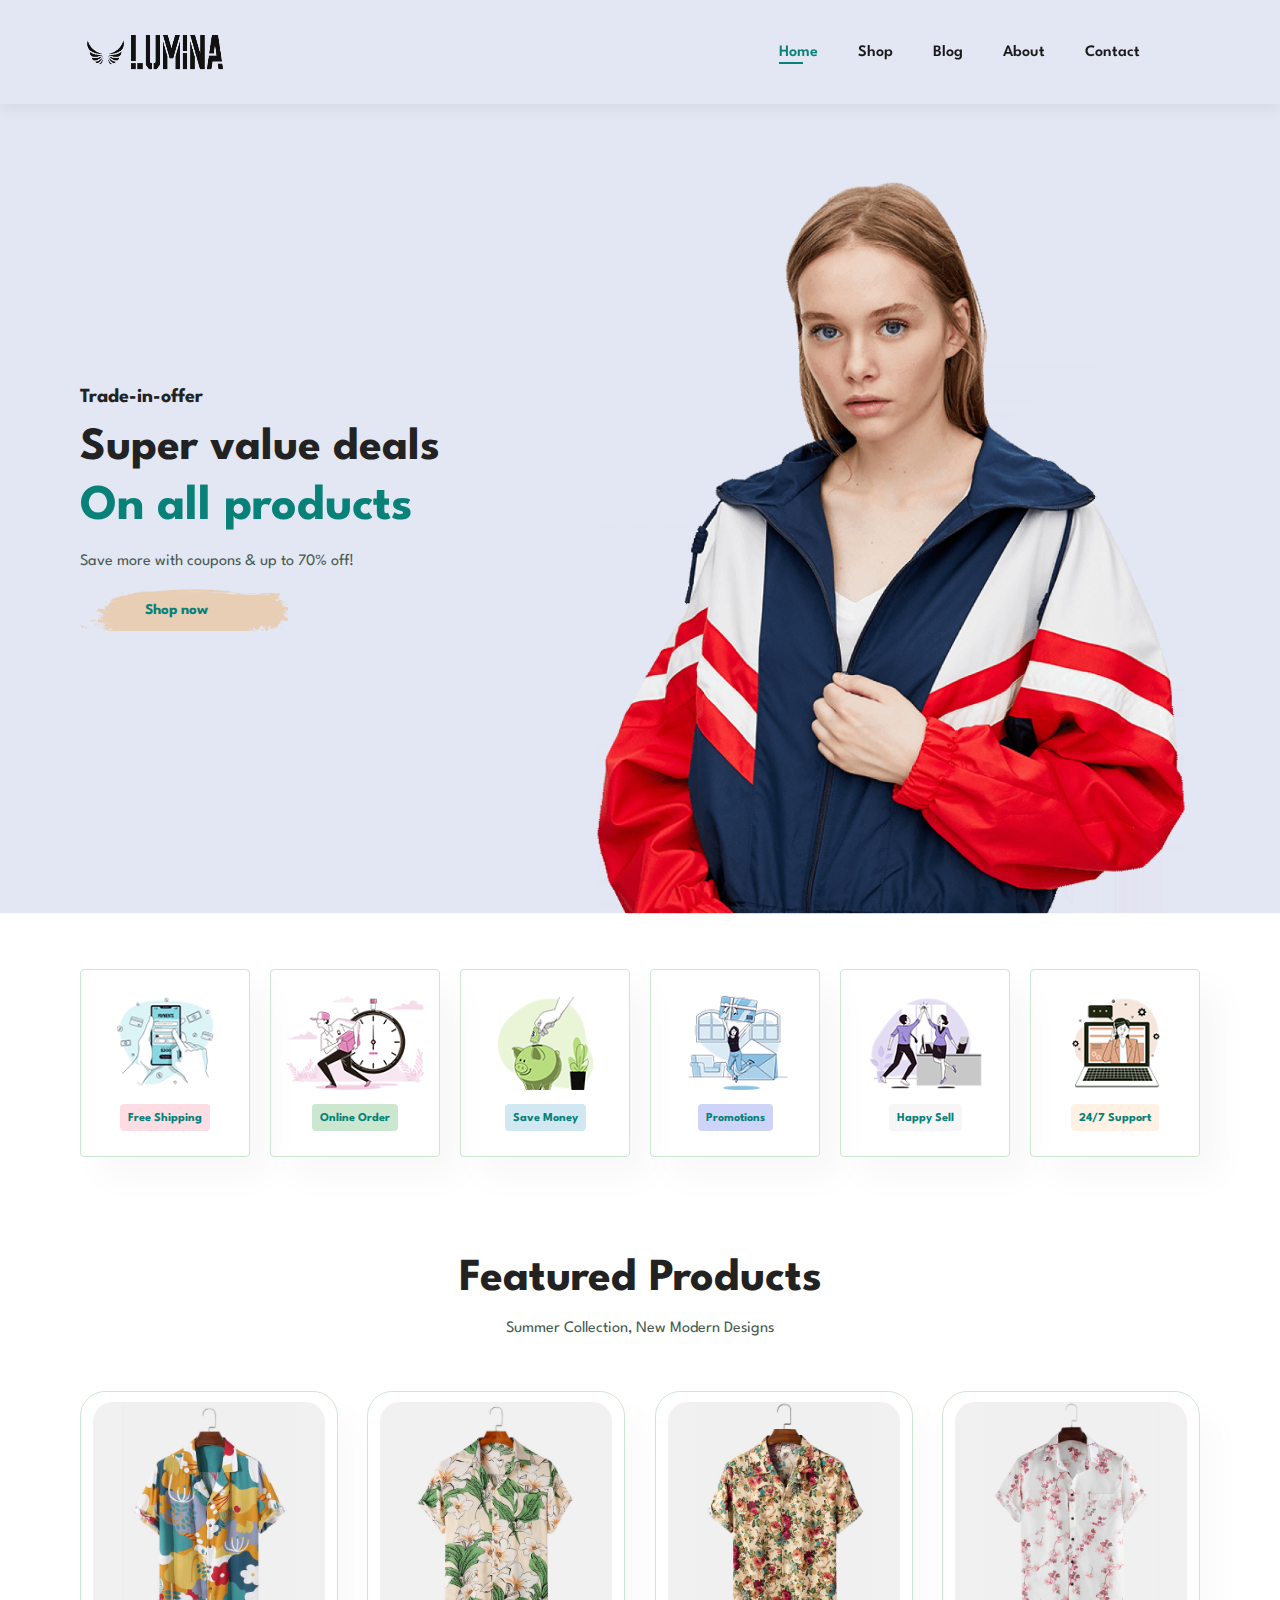
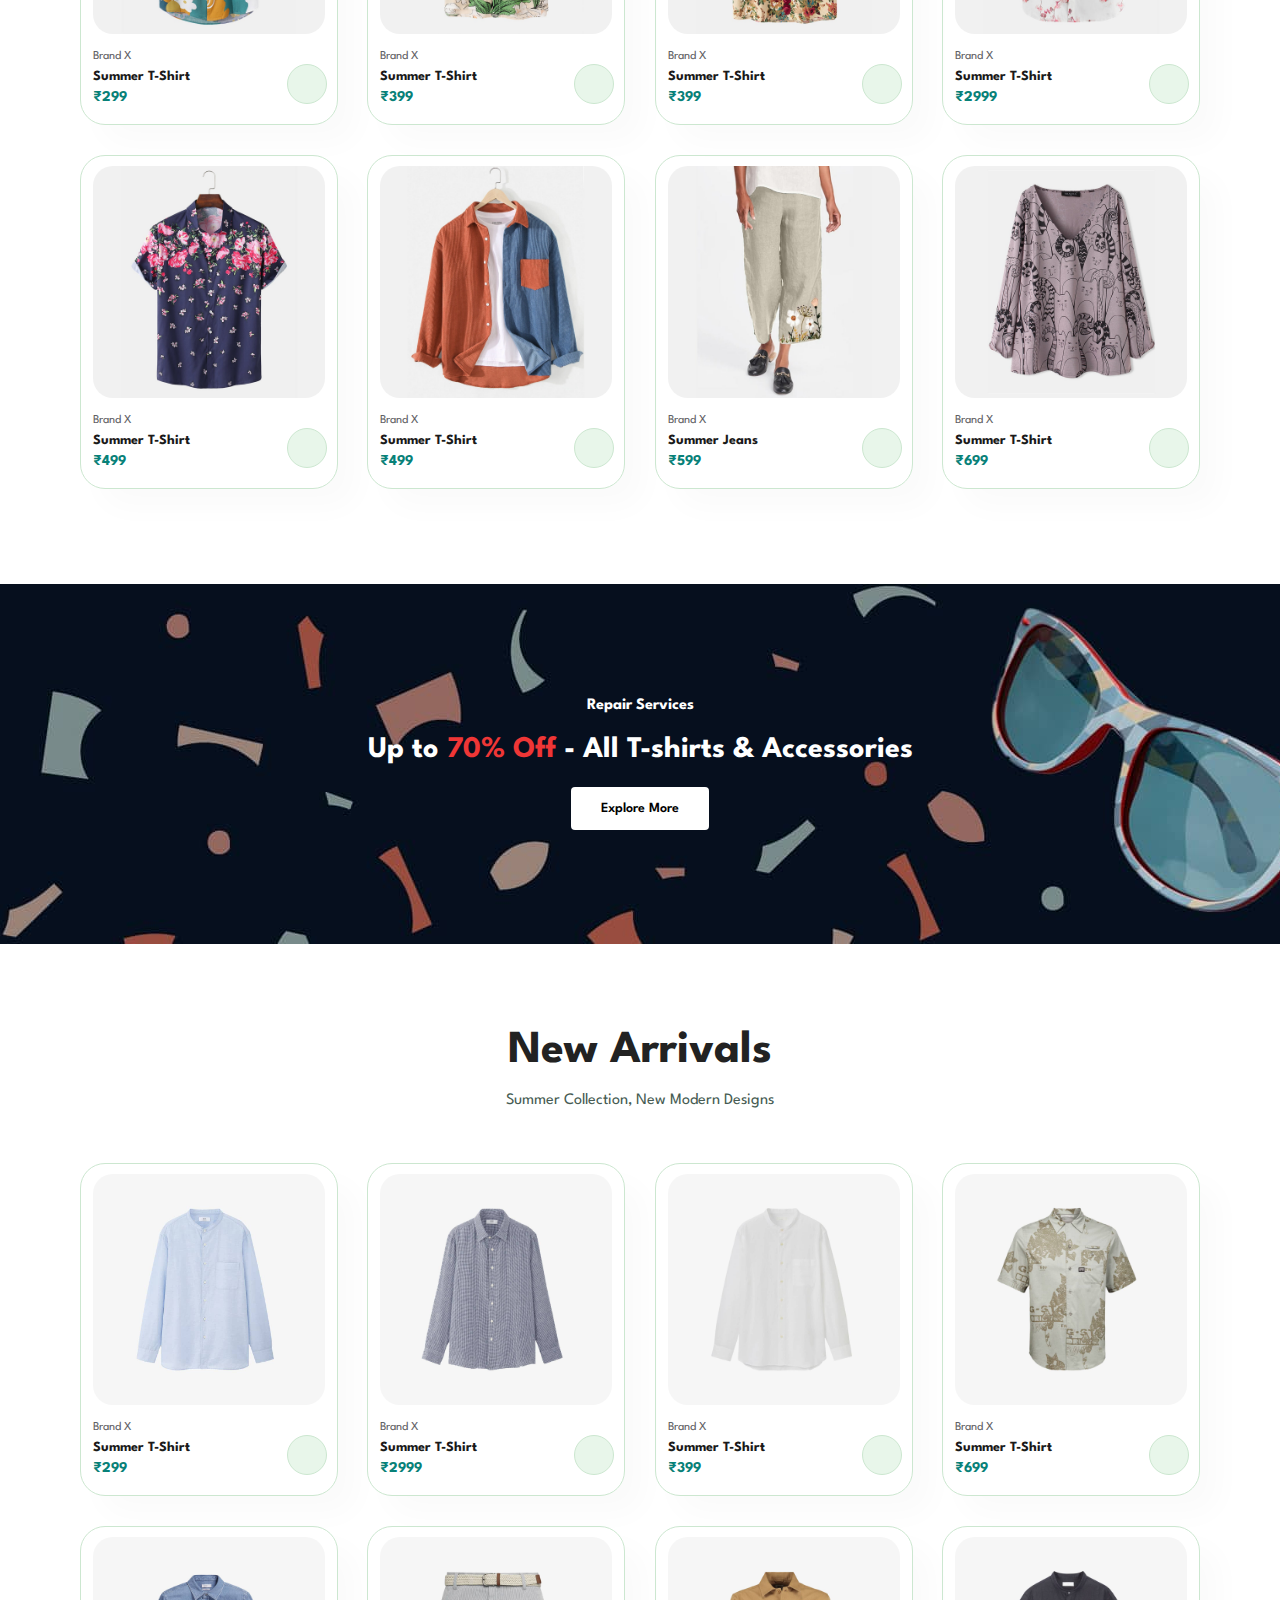
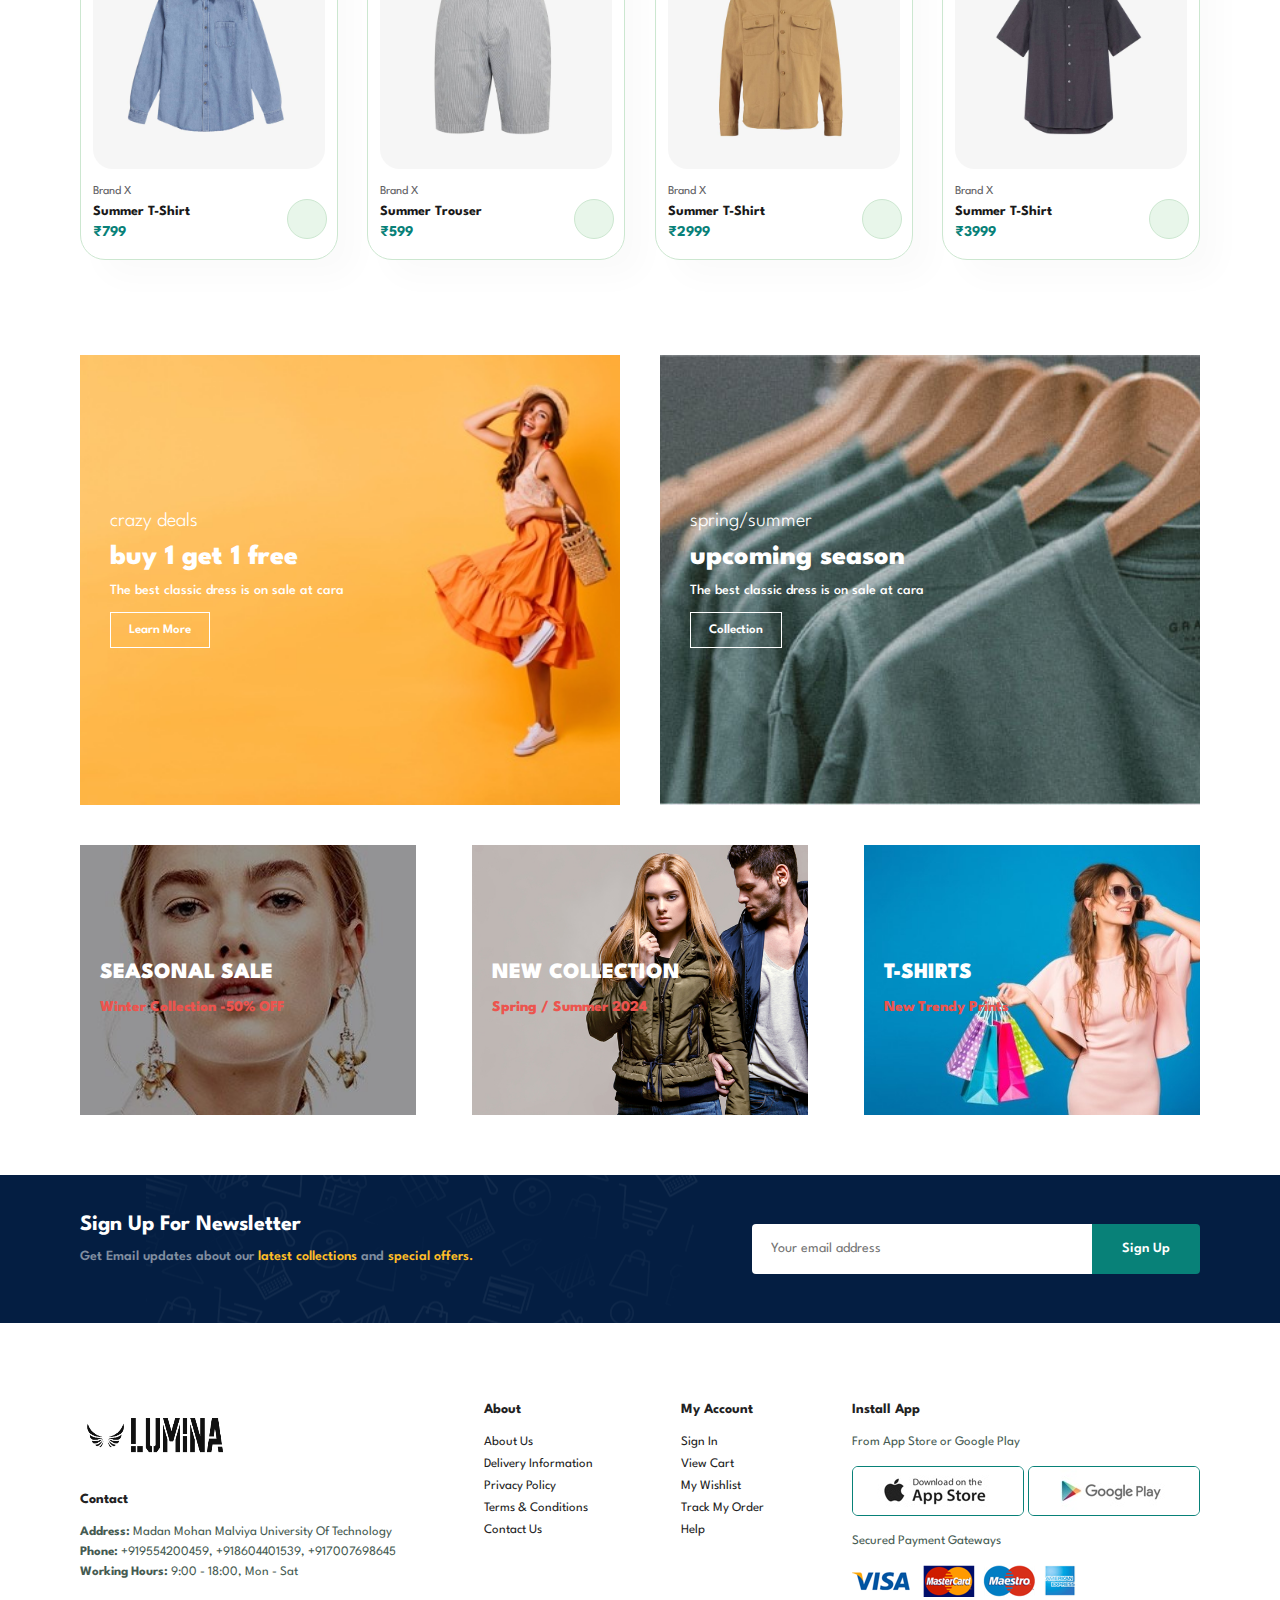
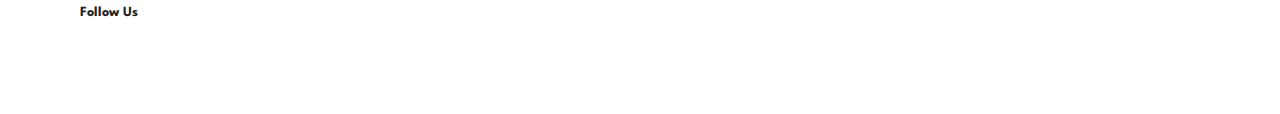
<file: Team WebWhizzes/index.html>
<!DOCTYPE html>
<html lang="en">
<head>
    <meta charset="UTF-8">
    <meta http-equiv="X-UA-Compatible" content="IE=edge">
    <meta name="viewport" content="width=device-width, initial-scale=1.0">
    <title>E-Commerce</title>
    <link rel="stylesheet" href="https://cdnjs.cloudflare.com/ajax/libs/font-awesome/6.5.1/css/all.min.css" integrity="sha512-DTOQO9RWCH3ppGqcWaEA1BIZOC6xxalwEsw9c2QQeAIftl+Vegovlnee1c9QX4TctnWMn13TZye+giMm8e2LwA==" crossorigin="anonymous" referrerpolicy="no-referrer" />
    <link rel="stylesheet" href="style.css">
</head>
<body>
    <section id="header">
        <a href="#"><img src="images/logo.png" alt="" class="logo" height="60px" width="150px" ></a>

        <div>
            <ul id="navbar">
                <li><a class="active" href="index.html">Home</a></li>
                <li><a href="shop.html">Shop</a></li>
                <li><a href="blog.html">Blog</a></li>
                <li><a href="about.html">About</a></li>
                <li><a href="contact.html">Contact</a></li>
                <li id="lg-bag"><a href="cart.html"><i class="fa-solid fa-cart-shopping"></i></a></li>
                <a href="#" id="close"><i class="fa-solid fa-xmark"></i></a>
            </ul>
        </div>
        <div id="mobile">
            <a href="cart.html"><i class="fa-solid fa-cart-shopping"></i></a>
            <i id="bar" class="fa-solid fa-outdent"></i>
        </div>
    </section>

    <section id="hero">
        <h4>Trade-in-offer</h4>
        <h2>Super value deals</h2>
        <h1>On all products</h1>
        <p>Save more with coupons & up to 70% off! </p>
        <button onclick="window.location.href='shop.html'">Shop now</button>
    </section>

    <section id="feature" class="section-p1">
        <div class="feature-box">
            <img src="images/features/f1.png" alt="">
            <h6>Free Shipping</h6>
        </div>
        <div class="feature-box">
            <img src="images/features/f2.png" alt="">
            <h6>Online Order</h6>
        </div>
        <div class="feature-box">
            <img src="images/features/f3.png" alt="">
            <h6>Save Money</h6>
        </div>
        <div class="feature-box">
            <img src="images/features/f4.png" alt="">
            <h6>Promotions</h6>
        </div>
        <div class="feature-box">
            <img src="images/features/f5.png" alt="">
            <h6>Happy Sell</h6>
        </div>
        <div class="feature-box">
            <img src="images/features/f6.png" alt="">
            <h6>24/7 Support</h6>
        </div>
    </section>

    <section id="product1" class="section-p1">
        <h2>Featured Products</h2>
        <p>Summer Collection, New Modern Designs</p>
        <div class="pro-container">
            <div class="pro">
                <img class="jsImg" src="images/products/f1.jpg" id="1" data-price="₹299" alt="">
                <div class="description">
                    <span>Brand X</span>
                    <h5>Summer T-Shirt</h5>
                    <div class="star">
                        <i class="fas fa-star"></i>
                        <i class="fas fa-star"></i>
                        <i class="fas fa-star"></i>
                        <i class="fas fa-star"></i>
                        <i class="fas fa-star"></i>
                    </div>
                    <h4>₹299</h4>
                </div>
                <a href="#"><i class="fa-solid fa-cart-shopping cart"></i></a>
            </div>
            <div class="pro">
                <img class="jsImg" src="images/products/f2.jpg" id="2" data-price="₹399" alt="">
                <div class="description">
                    <span>Brand X</span>
                    <h5>Summer T-Shirt</h5>
                    <div class="star">
                        <i class="fas fa-star"></i>
                        <i class="fas fa-star"></i>
                        <i class="fas fa-star"></i>
                        <i class="fas fa-star"></i>
                        <i class="fas fa-star"></i>
                    </div>
                    <h4>₹399</h4>
                </div>
                <a href="#"><i class="fa-solid fa-cart-shopping cart"></i></a>
            </div>
            <div class="pro">
                <img class="jsImg" src="images/products/f3.jpg" id="3" data-price="₹399" alt="">
                <div class="description">
                    <span>Brand X</span>
                    <h5>Summer T-Shirt</h5>
                    <div class="star">
                        <i class="fas fa-star"></i>
                        <i class="fas fa-star"></i>
                        <i class="fas fa-star"></i>
                        <i class="fas fa-star"></i>
                        <i class="fas fa-star"></i>
                    </div>
                    <h4>₹399</h4>
                </div>
                <a href="#"><i class="fa-solid fa-cart-shopping cart"></i></a>
            </div>
            <div class="pro">
                <img class="jsImg" src="images/products/f4.jpg" id="4" data-price="₹2999" alt="">
                <div class="description">
                    <span>Brand X</span>
                    <h5>Summer T-Shirt</h5>
                    <div class="star">
                        <i class="fas fa-star"></i>
                        <i class="fas fa-star"></i>
                        <i class="fas fa-star"></i>
                        <i class="fas fa-star"></i>
                        <i class="fas fa-star"></i>
                    </div>
                    <h4>₹2999</h4>
                </div>
                <a href="#"><i class="fa-solid fa-cart-shopping cart"></i></a>
            </div>
            <div class="pro">
                <img class="jsImg" src="images/products/f5.jpg" id="5" data-price="₹499" alt="">
                <div class="description">
                    <span>Brand X</span>
                    <h5>Summer T-Shirt</h5>
                    <div class="star">
                        <i class="fas fa-star"></i>
                        <i class="fas fa-star"></i>
                        <i class="fas fa-star"></i>
                        <i class="fas fa-star"></i>
                        <i class="fas fa-star"></i>
                    </div>
                    <h4>₹499</h4>
                </div>
                <a href="#"><i class="fa-solid fa-cart-shopping cart"></i></a>
            </div>
            <div class="pro">
                <img class="jsImg" src="images/products/f6.jpg" id="6" data-price="₹499" alt="">
                <div class="description">
                    <span>Brand X</span>
                    <h5>Summer T-Shirt</h5>
                    <div class="star">
                        <i class="fas fa-star"></i>
                        <i class="fas fa-star"></i>
                        <i class="fas fa-star"></i>
                        <i class="fas fa-star"></i>
                        <i class="fas fa-star"></i>
                    </div>
                    <h4>₹499</h4>
                </div>
                <a href="#"><i class="fa-solid fa-cart-shopping cart"></i></a>
            </div>
            <div class="pro">
                <img class="jsImg" src="images/products/f7.jpg" id="7" data-price="₹599" alt="">
                <div class="description">
                    <span>Brand X</span>
                    <h5>Summer Jeans</h5>
                    <div class="star">
                        <i class="fas fa-star"></i>
                        <i class="fas fa-star"></i>
                        <i class="fas fa-star"></i>
                        <i class="fas fa-star"></i>
                        <i class="fas fa-star"></i>
                    </div>
                    <h4>₹599</h4>
                </div>
                <a href="#"><i class="fa-solid fa-cart-shopping cart"></i></a>
            </div>
            <div class="pro">
                <img class="jsImg" src="images/products/f8.jpg" id="8" data-price="₹699" alt="">
                <div class="description">
                    <span>Brand X</span>
                    <h5>Summer T-Shirt</h5>
                    <div class="star">
                        <i class="fas fa-star"></i>
                        <i class="fas fa-star"></i>
                        <i class="fas fa-star"></i>
                        <i class="fas fa-star"></i>
                        <i class="fas fa-star"></i>
                    </div>
                    <h4>₹699</h4>
                </div>
                <a href="#"><i class="fa-solid fa-cart-shopping cart"></i></a>
            </div>
        </div>
    </section>

    <section id="banner" class="section-m1">
        <h4>Repair Services</h4>
        <h2>Up to <span>70% Off</span> - All T-shirts & Accessories</h2>
        <button class="normal">Explore More</button>
    </section>

    <section id="product1" class="section-p1">
        <h2>New Arrivals</h2>
        <p>Summer Collection, New Modern Designs</p>
        <div class="pro-container">
            <div class="pro">
                <img class="jsImg" src="images/products/f9.jpg" id="9" data-price="₹299" alt="">
                <div class="description">
                    <span>Brand X</span>
                    <h5>Summer T-Shirt</h5>
                    <div class="star">
                        <i class="fas fa-star"></i>
                        <i class="fas fa-star"></i>
                        <i class="fas fa-star"></i>
                        <i class="fas fa-star"></i>
                        <i class="fas fa-star"></i>
                    </div>
                    <h4>₹299</h4>
                </div>
                <a href="#"><i class="fa-solid fa-cart-shopping cart"></i></a>
            </div>
            <div class="pro">
                <img class="jsImg" src="images/products/f10.jpg" id="10" data-price="₹2999" alt="">
                <div class="description">
                    <span>Brand X</span>
                    <h5>Summer T-Shirt</h5>
                    <div class="star">
                        <i class="fas fa-star"></i>
                        <i class="fas fa-star"></i>
                        <i class="fas fa-star"></i>
                        <i class="fas fa-star"></i>
                        <i class="fas fa-star"></i>
                    </div>
                    <h4>₹2999</h4>
                </div>
                <a href="#"><i class="fa-solid fa-cart-shopping cart"></i></a>
            </div>
            <div class="pro">
                <img class="jsImg" src="images/products/f11.jpg" id="11" data-price="₹399" alt="">
                <div class="description">
                    <span>Brand X</span>
                    <h5>Summer T-Shirt</h5>
                    <div class="star">
                        <i class="fas fa-star"></i>
                        <i class="fas fa-star"></i>
                        <i class="fas fa-star"></i>
                        <i class="fas fa-star"></i>
                        <i class="fas fa-star"></i>
                    </div>
                    <h4>₹399</h4>
                </div>
                <a href="#"><i class="fa-solid fa-cart-shopping cart"></i></a>
            </div>
            <div class="pro">
                <img class="jsImg" src="images/products/f12.jpg" id="12" data-price="₹699" alt="">
                <div class="description">
                    <span>Brand X</span>
                    <h5>Summer T-Shirt</h5>
                    <div class="star">
                        <i class="fas fa-star"></i>
                        <i class="fas fa-star"></i>
                        <i class="fas fa-star"></i>
                        <i class="fas fa-star"></i>
                        <i class="fas fa-star"></i>
                    </div>
                    <h4>₹699</h4>
                </div>
                <a href="#"><i class="fa-solid fa-cart-shopping cart"></i></a>
            </div>
            <div class="pro">
                <img class="jsImg" src="images/products/f13.jpg" id="13" data-price="₹799" alt="">
                <div class="description">
                    <span>Brand X</span>
                    <h5>Summer T-Shirt</h5>
                    <div class="star">
                        <i class="fas fa-star"></i>
                        <i class="fas fa-star"></i>
                        <i class="fas fa-star"></i>
                        <i class="fas fa-star"></i>
                        <i class="fas fa-star"></i>
                    </div>
                    <h4>₹799</h4>
                </div>
                <a href="#"><i class="fa-solid fa-cart-shopping cart"></i></a>
            </div>
            <div class="pro">
                <img class="jsImg" src="images/products/f14.jpg" id="14" data-price="₹599" alt="">
                <div class="description">
                    <span>Brand X</span>
                    <h5>Summer Trouser</h5>
                    <div class="star">
                        <i class="fas fa-star"></i>
                        <i class="fas fa-star"></i>
                        <i class="fas fa-star"></i>
                        <i class="fas fa-star"></i>
                        <i class="fas fa-star"></i>
                    </div>
                    <h4>₹599</h4>
                </div>
                <a href="#"><i class="fa-solid fa-cart-shopping cart"></i></a>
            </div>
            <div class="pro">
                <img class="jsImg" src="images/products/f15.jpg" id="15" data-price="₹2999" alt="">
                <div class="description">
                    <span>Brand X</span>
                    <h5>Summer T-Shirt</h5>
                    <div class="star">
                        <i class="fas fa-star"></i>
                        <i class="fas fa-star"></i>
                        <i class="fas fa-star"></i>
                        <i class="fas fa-star"></i>
                        <i class="fas fa-star"></i>
                    </div>
                    <h4>₹2999</h4>
                </div>
                <a href="#"><i class="fa-solid fa-cart-shopping cart"></i></a>
            </div>
            <div class="pro">
                <img class="jsImg" src="images/products/f16.jpg" id="16" data-price="₹3999" alt="">
                <div class="description">
                    <span>Brand X</span>
                    <h5>Summer T-Shirt</h5>
                    <div class="star">
                        <i class="fas fa-star"></i>
                        <i class="fas fa-star"></i>
                        <i class="fas fa-star"></i>
                        <i class="fas fa-star"></i>
                        <i class="fas fa-star"></i>
                    </div>
                    <h4>₹3999</h4>
                </div>
                <a href="#"><i class="fa-solid fa-cart-shopping cart"></i></a>
            </div>
        </div>
    </section>

    <section id="sm-banner" class="section-p1">
        <div class="banner-box">
            <h4>crazy deals</h4>
            <h2>buy 1 get 1 free</h2>
            <span>The best classic dress is on sale at cara</span>
            <button class="white">Learn More</button>
        </div>
        <div class="banner-box banner-box2">
            <h4>spring/summer</h4>
            <h2>upcoming season</h2>
            <span>The best classic dress is on sale at cara</span>
            <button class="white">Collection</button>
        </div>
    </section>

    <section id="text-banner">
        <div class="banner-box">
            <h2>SEASONAL SALE</h2>
            <h3>Winter Collection -50% OFF</h3>
        </div>
        <div class="banner-box banner-box2">
            <h2>NEW COLLECTION</h2>
            <h3>Spring / Summer 2024</h3>
        </div>
        <div class="banner-box banner-box3">
            <h2>T-SHIRTS</h2>
            <h3>New Trendy Prints</h3>
        </div>
    </section>

    <section id="newsletter" class="section-p1 section-m1">
        <div class="news-text">
            <h4>Sign Up For Newsletter</h4>
            <p>Get Email updates about our <span>latest collections</span> and <span>special offers.</span></p>
        </div>
        <div class="form">
            <input type="email" placeholder="Your email address">
            <button class="normal">Sign Up</button>
        </div>
    </section>

    <footer class="section-p1">
        <div class="column">
            <img class="logo" src="images/logo.png" alt="" height="60px" width="150px">
            <h4>Contact</h4>
            <p><strong>Address: </strong>Madan Mohan Malviya University Of Technology</p>
            <p><strong>Phone: </strong>+919554200459, +918604401539, +917007698645  </p>
            <p><strong>Working Hours: </strong>9:00 - 18:00, Mon - Sat</p>
            <div class="follow">
                <h4>Follow Us</h4>
                <div class="icon">
                    <i class="fa-brands fa-facebook-f"></i>
                    <i class="fa-brands fa-x-twitter"></i>
                    <i class="fa-brands fa-instagram"></i>
                    <i class="fa-brands fa-pinterest-p"></i>
                    <i class="fa-brands fa-youtube"></i>
                </div>
            </div>
        </div>
        <div class="column">
            <h4>About</h4>
            <a href="#">About Us</a>
            <a href="#">Delivery Information</a>
            <a href="#">Privacy Policy</a>
            <a href="#">Terms & Conditions</a>
            <a href="#">Contact Us</a>
        </div>
        <div class="column">
            <h4>My Account</h4>
            <a href="#">Sign In</a>
            <a href="#">View Cart</a>
            <a href="#">My Wishlist</a>
            <a href="#">Track My Order</a>
            <a href="#">Help</a>
        </div>
        <div class="column install">
            <h4>Install App</h4>
            <p>From App Store or Google Play</p>
            <div class="row">
                <img src="images/pay/app.jpg" alt="">
                <img src="images/pay/play.jpg" alt="">
            </div>
            <p>Secured Payment Gateways</p>
            <img src="images/pay/pay.png" alt="">
        </div>
    </footer>
    <script src="script.js"></script>
</body>
</html>
</file>
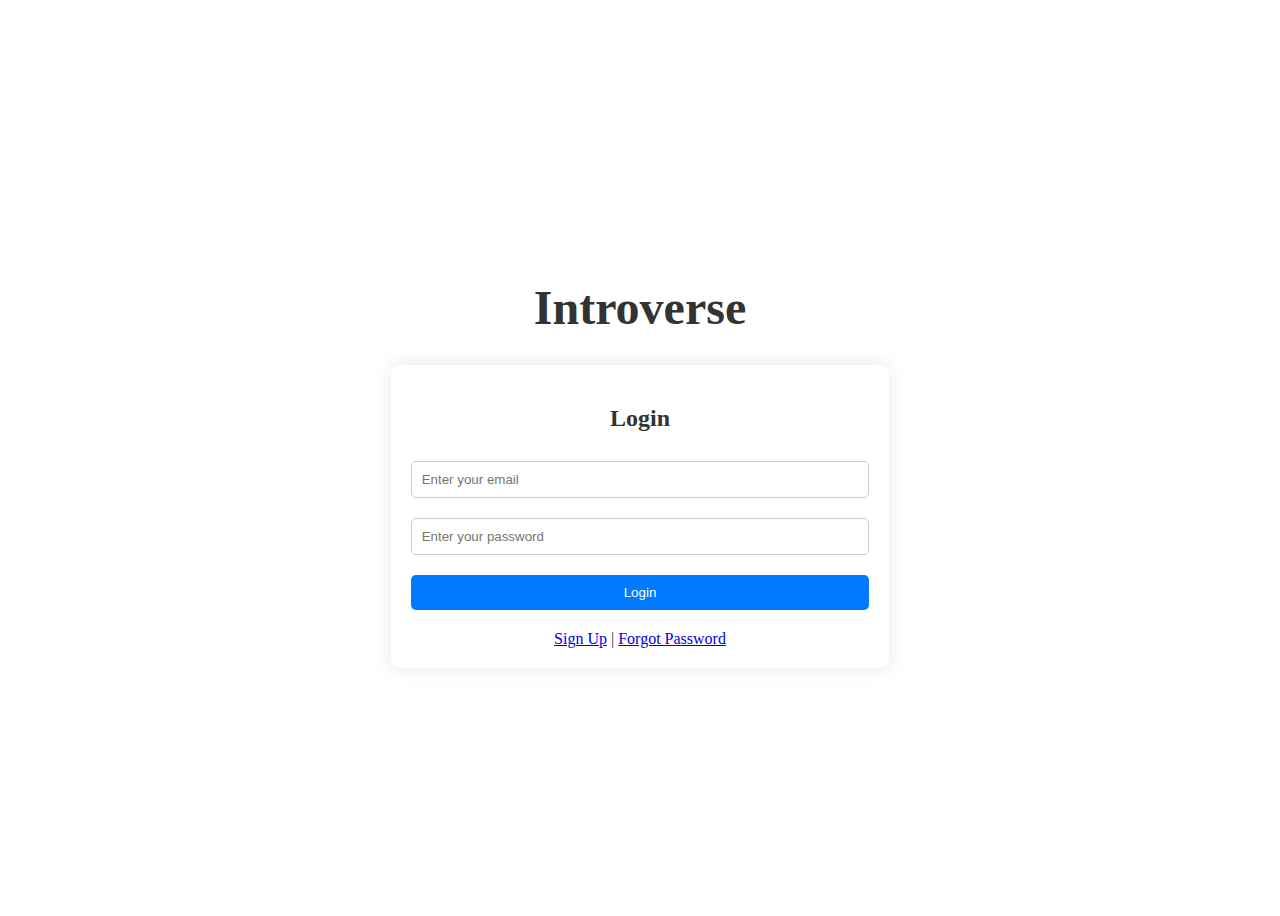
<file: thinkTankers/index.html>
<!DOCTYPE html>
<html lang="en">
<head>
    <meta charset="UTF-8">
    <meta name="viewport" content="width=device-width, initial-scale=1.0">
    <title>Introverse - Login</title>
    <link rel="stylesheet" href="styles.css">
</head>
<body>
    <div class="container">
        <h1 class="platform-title">Introverse</h1>
        <div class="login-container">
            <h2>Login</h2>
            <input type="email" id="email" placeholder="Enter your email">
            <input type="password" id="password" placeholder="Enter your password">
            <button onclick="login()">Login</button>
            <div class="extras">
                <a href="#">Sign Up</a> | <a href="#">Forgot Password</a>
            </div>
        </div>
    </div>
    <script src="script.js"></script>
</body>
</html>
</file>
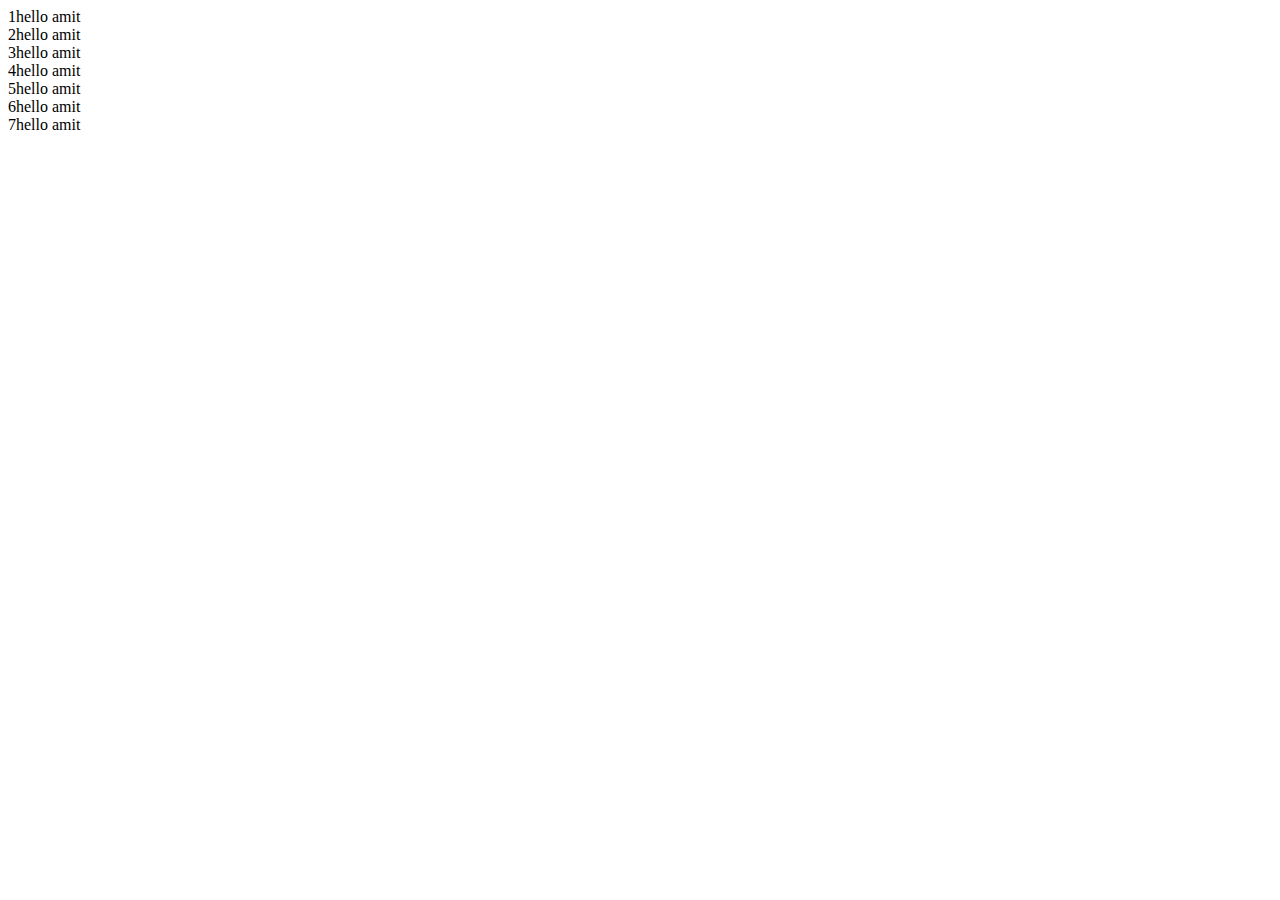
<file: whileloop_js.html>
<!DOCTYPE html>
<html lang="en">
<head>
    <meta charset="UTF-8">
    <meta http-equiv="X-UA-Compatible" content="IE=edge">
    <meta name="viewport" content="width=device-width, initial-scale=1.0">
    <title>Document</title>
</head>
<body>
    
</body>
<script type="text/javascript">
    var i = 1;
    while(i<8){
        document.write( i+ "hello amit <br>")
        i++;
               }
</script>
</html>
</file>
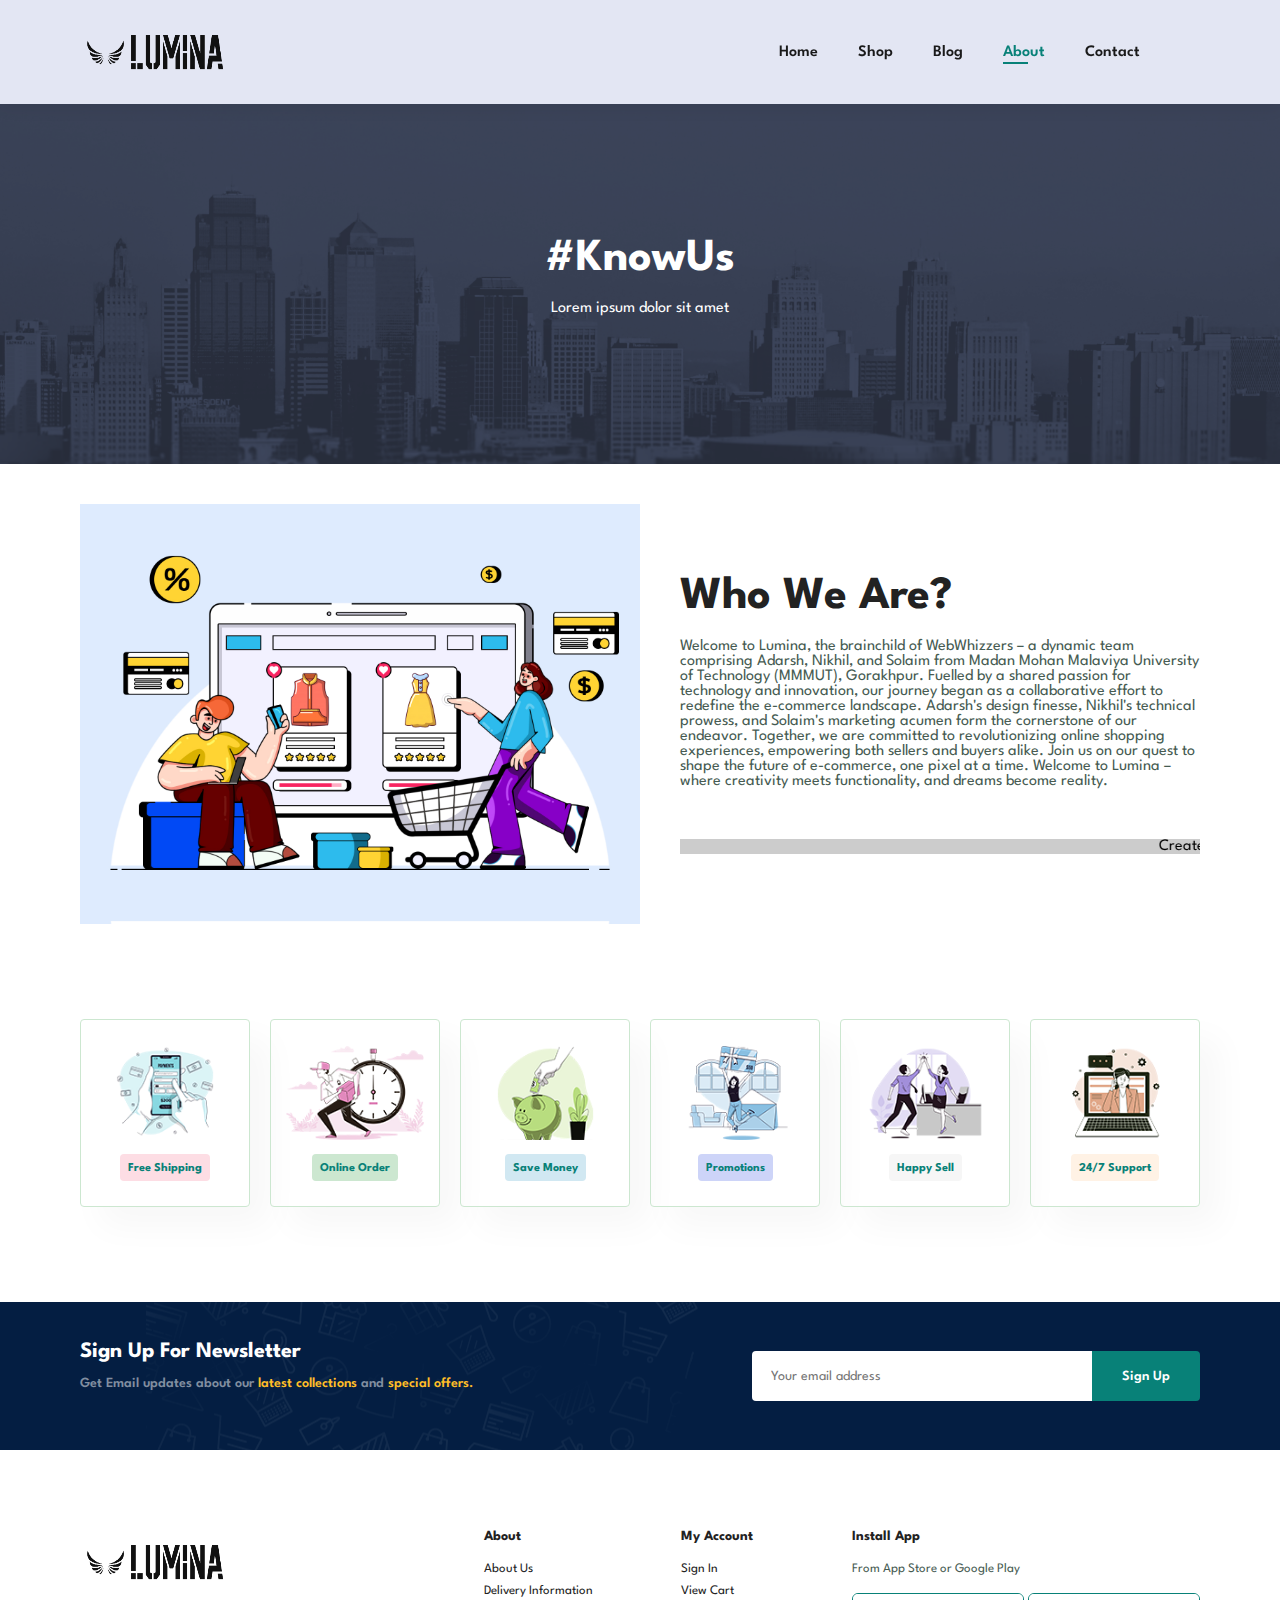
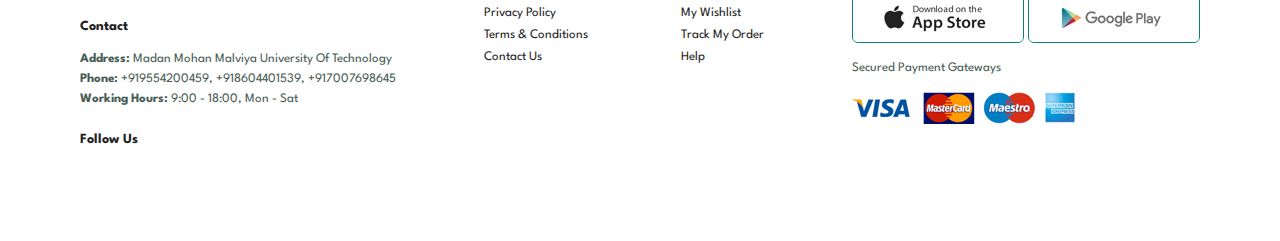
<file: Team WebWhizzes/about.html>
<!DOCTYPE html>
<html lang="en">
<head>
    <meta charset="UTF-8">
    <meta name="viewport" content="width=device-width, initial-scale=1.0">
    <title>E-Commerce - About</title>
    <link rel="stylesheet" href="https://cdnjs.cloudflare.com/ajax/libs/font-awesome/6.5.1/css/all.min.css" integrity="sha512-DTOQO9RWCH3ppGqcWaEA1BIZOC6xxalwEsw9c2QQeAIftl+Vegovlnee1c9QX4TctnWMn13TZye+giMm8e2LwA==" crossorigin="anonymous" referrerpolicy="no-referrer" />
    <link rel="stylesheet" href="style.css">
</head>
<body>
    <section id="header">
        <a href="#"><img src="images/logo.png" alt="" class="logo " height="60px" width="150px"></a>

        <div>
            <ul id="navbar">
                <li><a href="index.html">Home</a></li>
                <li><a href="shop.html">Shop</a></li>
                <li><a href="blog.html">Blog</a></li>
                <li><a class="active" href="about.html">About</a></li>
                <li><a href="contact.html">Contact</a></li>
                <li id="lg-bag"><a href="cart.html"><i class="fa-solid fa-cart-shopping"></i></a></li>
                <a href="#" id="close"><i class="fa-solid fa-xmark"></i></a>
            </ul>
        </div>
        <div id="mobile">
            <a href="cart.html"><i class="fa-solid fa-cart-shopping"></i></a>
            <i id="bar" class="fa-solid fa-outdent"></i>
        </div>
    </section>

    <section id="page-header" class="about-header">
        <h2>#KnowUs</h2>
        <p>Lorem ipsum dolor sit amet</p>
    </section>

    <section id="about-head" class="section-p1">
        <img src="images/about/a6.jpg" alt="">
        <div>
            <h2>Who We Are?</h2>
            <p>Welcome to Lumina, the brainchild of WebWhizzers – a dynamic team comprising Adarsh, Nikhil, and Solaim from Madan Mohan Malaviya University of Technology (MMMUT), Gorakhpur. Fuelled by a shared passion for technology and innovation, our journey began as a collaborative effort to redefine the e-commerce landscape. Adarsh's design finesse, Nikhil's technical prowess, and Solaim's marketing acumen form the cornerstone of our endeavor. Together, we are committed to revolutionizing online shopping experiences, empowering both sellers and buyers alike. Join us on our quest to shape the future of e-commerce, one pixel at a time. Welcome to Lumina – where creativity meets functionality, and dreams become reality.</p>
            <br><br>
            <marquee bgcolor="#ccc" loop="-1" scrollamount="5" width="100%">Create stunning images with as much or as little control as you like, thanks to a choice of Basic and Creative modes</marquee>
        </div>
    </section>

    <!-- <section id="about-app" class="section-p1">
        <h1>Download Our <a href="#">App</a></h1>
        <div class="video">
            <video autoplay muted loop src="images/about/1.mp4"></video>
        </div>
    </section> -->

    <section id="feature" class="section-p1">
        <div class="feature-box">
            <img src="images/features/f1.png" alt="">
            <h6>Free Shipping</h6>
        </div>
        <div class="feature-box">
            <img src="images/features/f2.png" alt="">
            <h6>Online Order</h6>
        </div>
        <div class="feature-box">
            <img src="images/features/f3.png" alt="">
            <h6>Save Money</h6>
        </div>
        <div class="feature-box">
            <img src="images/features/f4.png" alt="">
            <h6>Promotions</h6>
        </div>
        <div class="feature-box">
            <img src="images/features/f5.png" alt="">
            <h6>Happy Sell</h6>
        </div>
        <div class="feature-box">
            <img src="images/features/f6.png" alt="">
            <h6>24/7 Support</h6>
        </div>
    </section>

    <section id="newsletter" class="section-p1 section-m1">
        <div class="news-text">
            <h4>Sign Up For Newsletter</h4>
            <p>Get Email updates about our <span>latest collections</span> and <span>special offers.</span></p>
        </div>
        <div class="form">
            <input type="email" placeholder="Your email address">
            <button class="normal">Sign Up</button>
        </div>
    </section>

    <footer class="section-p1">
        <div class="column">
            <img class="logo" src="images/logo.png " alt="" height="60px" width="150px">
            <h4>Contact</h4>
            <p><strong>Address: </strong>Madan Mohan Malviya University Of Technology</p>
            <p><strong>Phone: </strong>+919554200459, +918604401539, +917007698645 </p>
            <p><strong>Working Hours: </strong>9:00 - 18:00, Mon - Sat</p>
            <div class="follow">
                <h4>Follow Us</h4>
                <div class="icon">
                    <i class="fa-brands fa-facebook-f"></i>
                    <i class="fa-brands fa-x-twitter"></i>
                    <i class="fa-brands fa-instagram"></i>
                    <i class="fa-brands fa-pinterest-p"></i>
                    <i class="fa-brands fa-youtube"></i>
                </div>
            </div>
        </div>
        <div class="column">
            <h4>About</h4>
            <a href="#">About Us</a>
            <a href="#">Delivery Information</a>
            <a href="#">Privacy Policy</a>
            <a href="#">Terms & Conditions</a>
            <a href="#">Contact Us</a>
        </div>
        <div class="column">
            <h4>My Account</h4>
            <a href="#">Sign In</a>
            <a href="#">View Cart</a>
            <a href="#">My Wishlist</a>
            <a href="#">Track My Order</a>
            <a href="#">Help</a>
        </div>
        <div class="column install">
            <h4>Install App</h4>
            <p>From App Store or Google Play</p>
            <div class="row">
                <img src="images/pay/app.jpg" alt="">
                <img src="images/pay/play.jpg" alt="">
            </div>
            <p>Secured Payment Gateways</p>
            <img src="images/pay/pay.png" alt="">
        </div>
    </footer>

    <script src="script.js"></script>
</body>
</html>
</file>
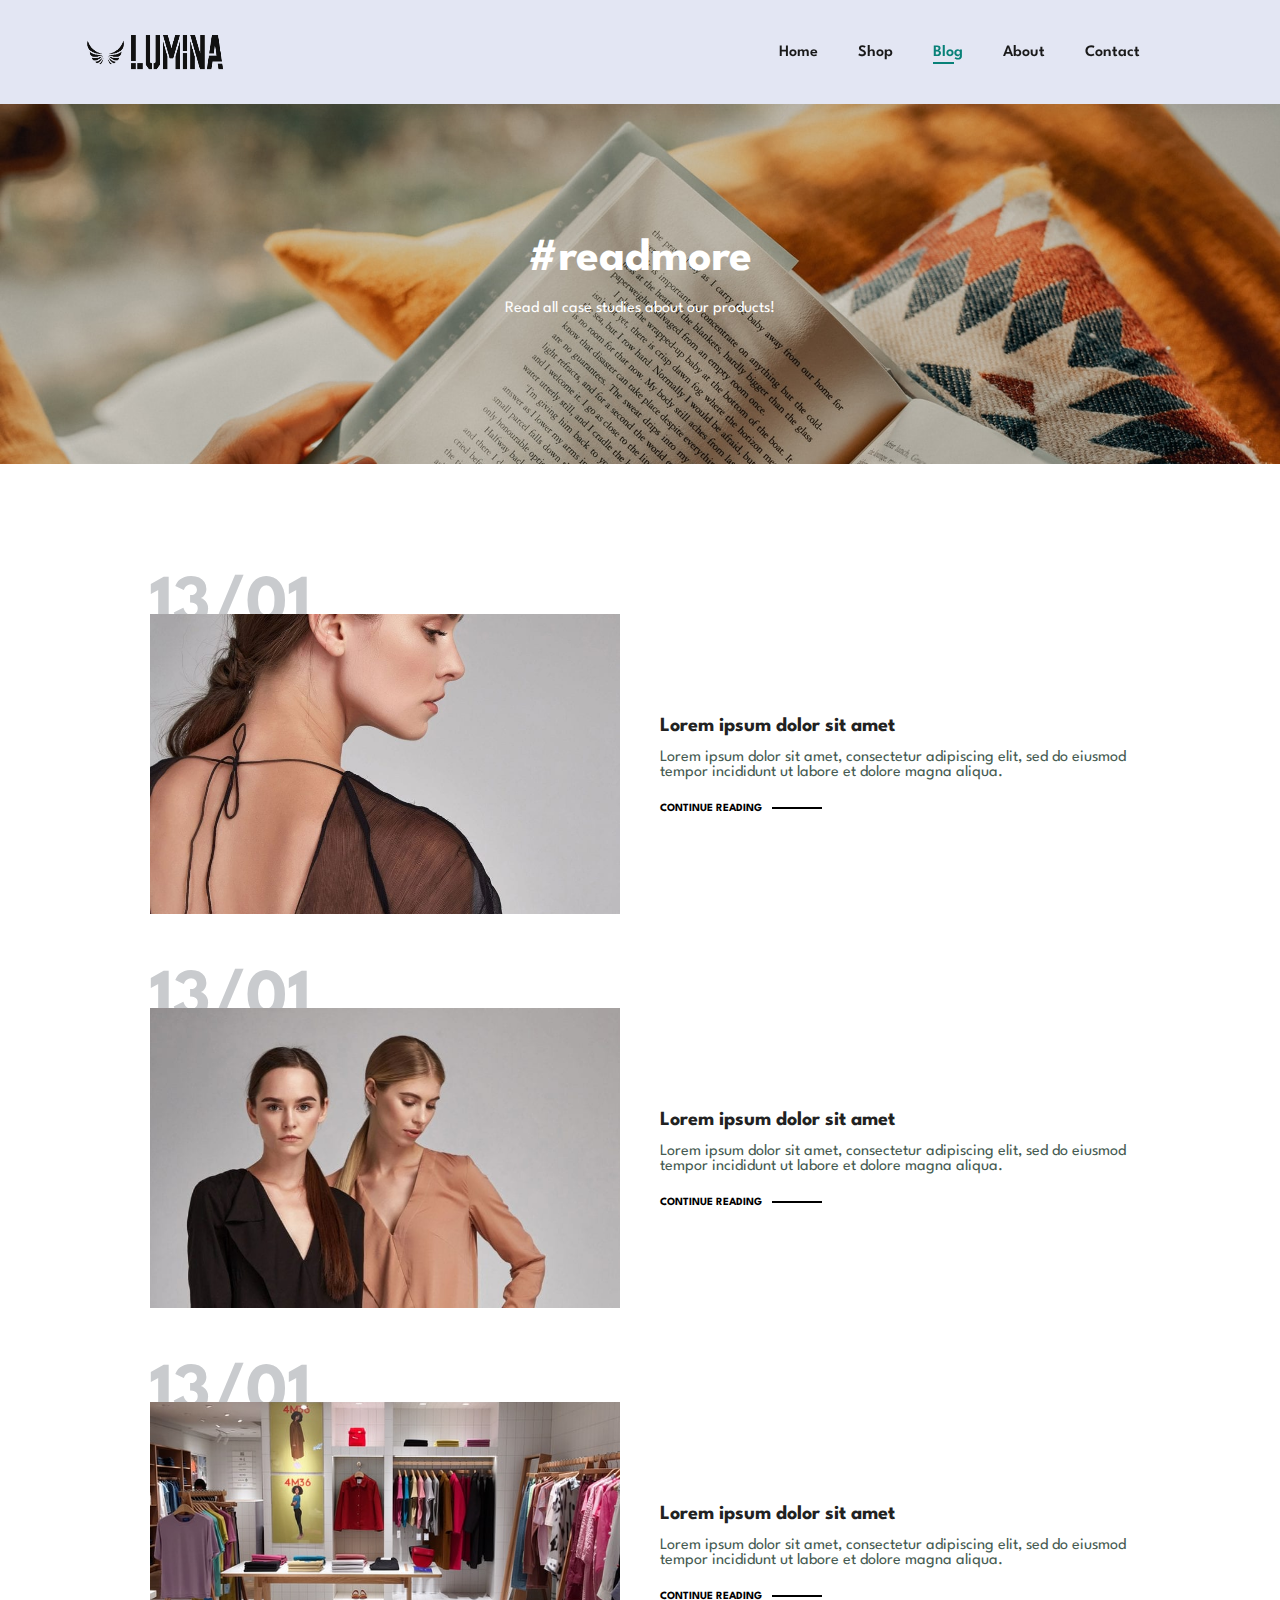
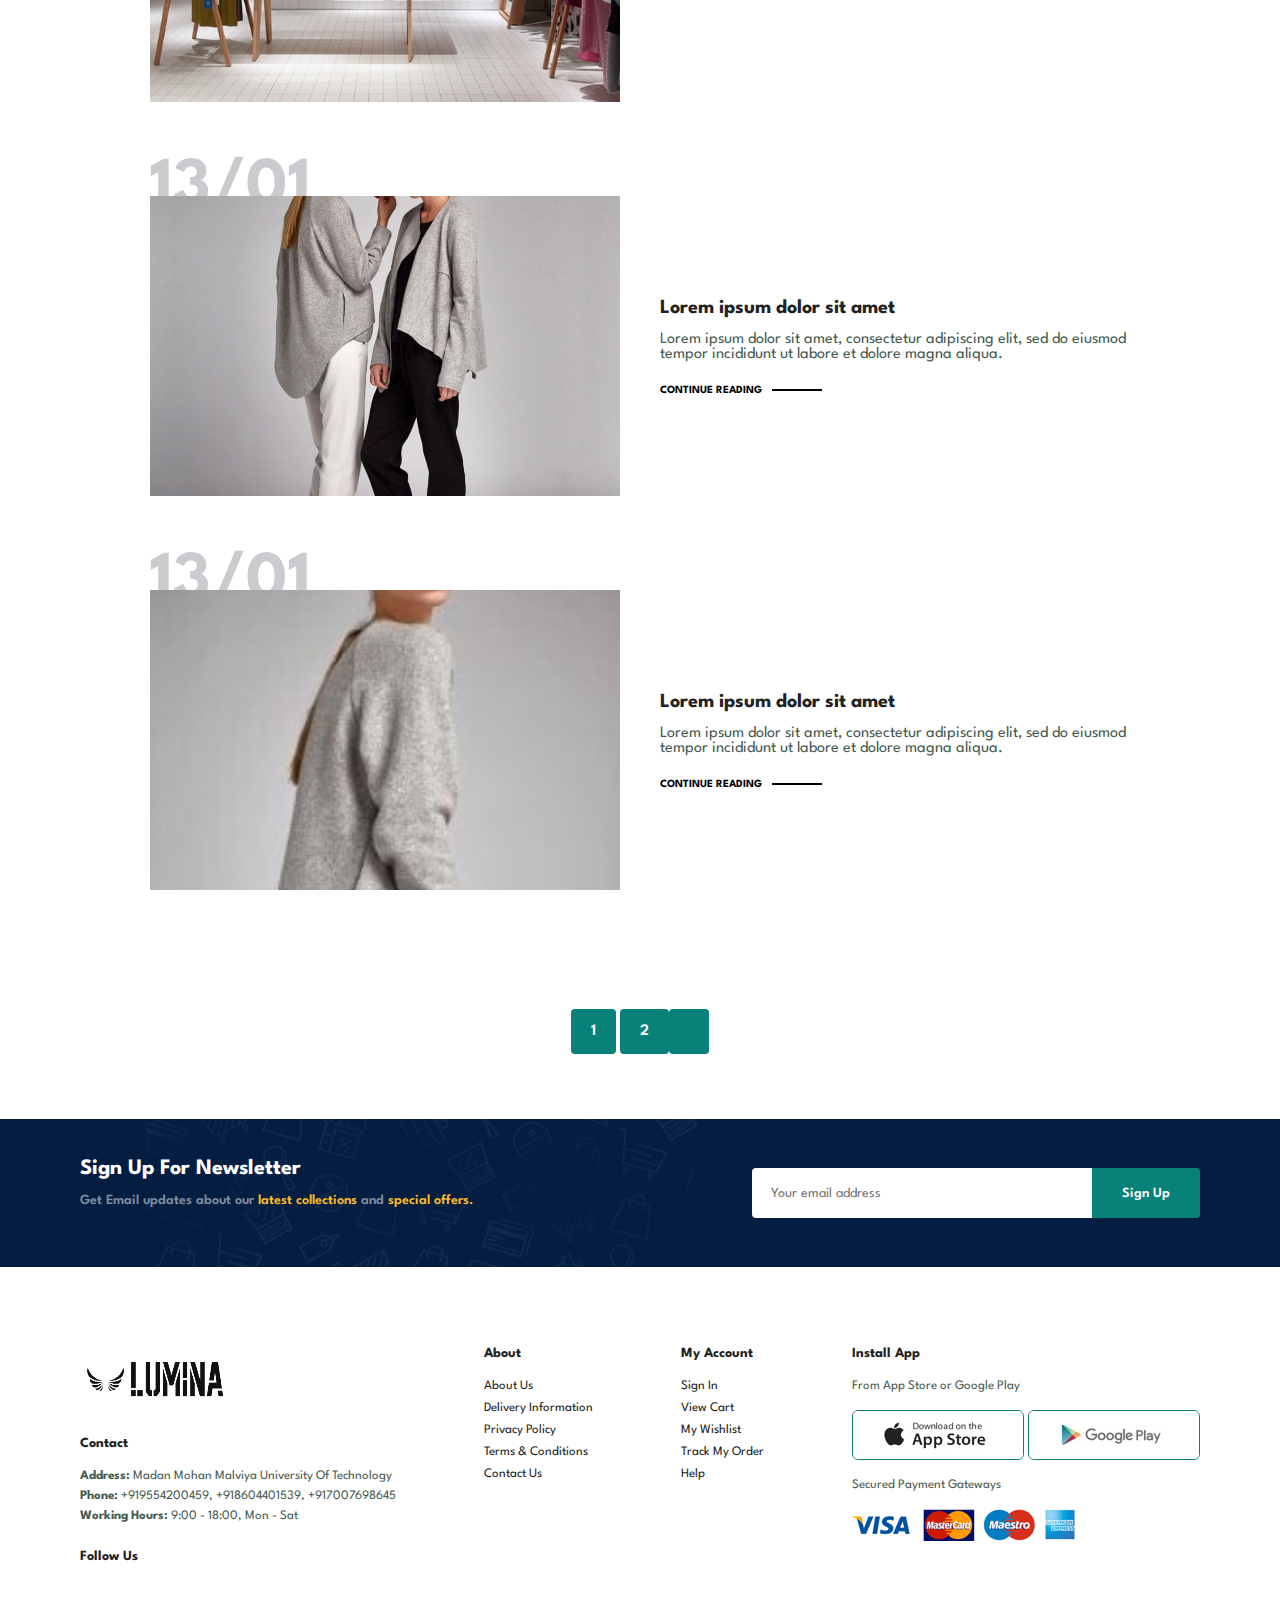
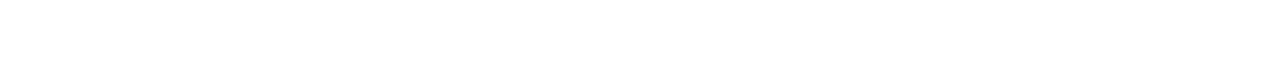
<file: Team WebWhizzes/blog.html>
<!DOCTYPE html>
<html lang="en">
<head>
    <meta charset="UTF-8">
    <meta name="viewport" content="width=device-width, initial-scale=1.0">
    <title>E-Commerce - Blog</title>
    <link rel="stylesheet" href="https://cdnjs.cloudflare.com/ajax/libs/font-awesome/6.5.1/css/all.min.css" integrity="sha512-DTOQO9RWCH3ppGqcWaEA1BIZOC6xxalwEsw9c2QQeAIftl+Vegovlnee1c9QX4TctnWMn13TZye+giMm8e2LwA==" crossorigin="anonymous" referrerpolicy="no-referrer" />
    <link rel="stylesheet" href="style.css">
</head>
<body>
    <section id="header">
        <a href="#"><img src="images/logo.png" alt="" class="logo" height="60px" width="150px"></a>

        <div>
            <ul id="navbar">
                <li><a href="index.html">Home</a></li>
                <li><a href="shop.html">Shop</a></li>
                <li><a class="active" href="blog.html">Blog</a></li>
                <li><a href="about.html">About</a></li>
                <li><a href="contact.html">Contact</a></li>
                <li id="lg-bag"><a href="cart.html"><i class="fa-solid fa-cart-shopping"></i></a></li>
                <a href="#" id="close"><i class="fa-solid fa-xmark"></i></a>
            </ul>
        </div>
        <div id="mobile">
            <a href="cart.html"><i class="fa-solid fa-cart-shopping"></i></a>
            <i id="bar" class="fa-solid fa-outdent"></i>
        </div>
    </section>

    <section id="page-header" class="blog-header">
        <h2>#readmore</h2>
        <p>Read all case studies about our products!</p>
    </section>

    <section id="blog">
        <div class="blog-box">
            <div class="blog-img">
                <img src="images/blog/b1.jpg" alt="">
            </div>
            <div class="blog-details">
                <h4>Lorem ipsum dolor sit amet</h4>
                <p>Lorem ipsum dolor sit amet, consectetur adipiscing elit, sed do eiusmod tempor incididunt ut labore et dolore magna aliqua.</p>
                <a href="#">CONTINUE READING</a>
            </div>
            <h1>13/01</h1>
        </div>
        <div class="blog-box">
            <div class="blog-img">
                <img src="images/blog/b2.jpg" alt="">
            </div>
            <div class="blog-details">
                <h4>Lorem ipsum dolor sit amet</h4>
                <p>Lorem ipsum dolor sit amet, consectetur adipiscing elit, sed do eiusmod tempor incididunt ut labore et dolore magna aliqua.</p>
                <a href="#">CONTINUE READING</a>
            </div>
            <h1>13/01</h1>
        </div>
        <div class="blog-box">
            <div class="blog-img">
                <img src="images/blog/b3.jpg" alt="">
            </div>
            <div class="blog-details">
                <h4>Lorem ipsum dolor sit amet</h4>
                <p>Lorem ipsum dolor sit amet, consectetur adipiscing elit, sed do eiusmod tempor incididunt ut labore et dolore magna aliqua.</p>
                <a href="#">CONTINUE READING</a>
            </div>
            <h1>13/01</h1>
        </div>
        <div class="blog-box">
            <div class="blog-img">
                <img src="images/blog/b4.jpg" alt="">
            </div>
            <div class="blog-details">
                <h4>Lorem ipsum dolor sit amet</h4>
                <p>Lorem ipsum dolor sit amet, consectetur adipiscing elit, sed do eiusmod tempor incididunt ut labore et dolore magna aliqua.</p>
                <a href="#">CONTINUE READING</a>
            </div>
            <h1>13/01</h1>
        </div>
        <div class="blog-box">
            <div class="blog-img">
                <img src="images/blog/b5.jpg" alt="">
            </div>
            <div class="blog-details">
                <h4>Lorem ipsum dolor sit amet</h4>
                <p>Lorem ipsum dolor sit amet, consectetur adipiscing elit, sed do eiusmod tempor incididunt ut labore et dolore magna aliqua.</p>
                <a href="#">CONTINUE READING</a>
            </div>
            <h1>13/01</h1>
        </div>
    </section>

    <section id="pagination" class="section-p1">
        <a href="#">1</a>
        <a href="#">2</a>
        <a href="#"><i class="fa-solid fa-arrow-right"></i></a>
    </section>

    <section id="newsletter" class="section-p1 section-m1">
        <div class="news-text">
            <h4>Sign Up For Newsletter</h4>
            <p>Get Email updates about our <span>latest collections</span> and <span>special offers.</span></p>
        </div>
        <div class="form">
            <input type="email" placeholder="Your email address">
            <button class="normal">Sign Up</button>
        </div>
    </section>

    <footer class="section-p1">
        <div class="column">
            <img class="logo" src="images/logo.png" alt="" height="60px" width="150px">
            <h4>Contact</h4>
            <p><strong>Address: </strong>Madan Mohan Malviya University Of Technology</p>
            <p><strong>Phone: </strong>+919554200459, +918604401539, +917007698645 </p>
            <p><strong>Working Hours: </strong>9:00 - 18:00, Mon - Sat</p>
            <div class="follow">
                <h4>Follow Us</h4>
                <div class="icon">
                    <i class="fa-brands fa-facebook-f"></i>
                    <i class="fa-brands fa-x-twitter"></i>
                    <i class="fa-brands fa-instagram"></i>
                    <i class="fa-brands fa-pinterest-p"></i>
                    <i class="fa-brands fa-youtube"></i>
                </div>
            </div>
        </div>
        <div class="column">
            <h4>About</h4>
            <a href="#">About Us</a>
            <a href="#">Delivery Information</a>
            <a href="#">Privacy Policy</a>
            <a href="#">Terms & Conditions</a>
            <a href="#">Contact Us</a>
        </div>
        <div class="column">
            <h4>My Account</h4>
            <a href="#">Sign In</a>
            <a href="#">View Cart</a>
            <a href="#">My Wishlist</a>
            <a href="#">Track My Order</a>
            <a href="#">Help</a>
        </div>
        <div class="column install">
            <h4>Install App</h4>
            <p>From App Store or Google Play</p>
            <div class="row">
                <img src="images/pay/app.jpg" alt="">
                <img src="images/pay/play.jpg" alt="">
            </div>
            <p>Secured Payment Gateways</p>
            <img src="images/pay/pay.png" alt="">
        </div>
    </footer>

    <script src="script.js"></script>
</body>
</html>
</file>
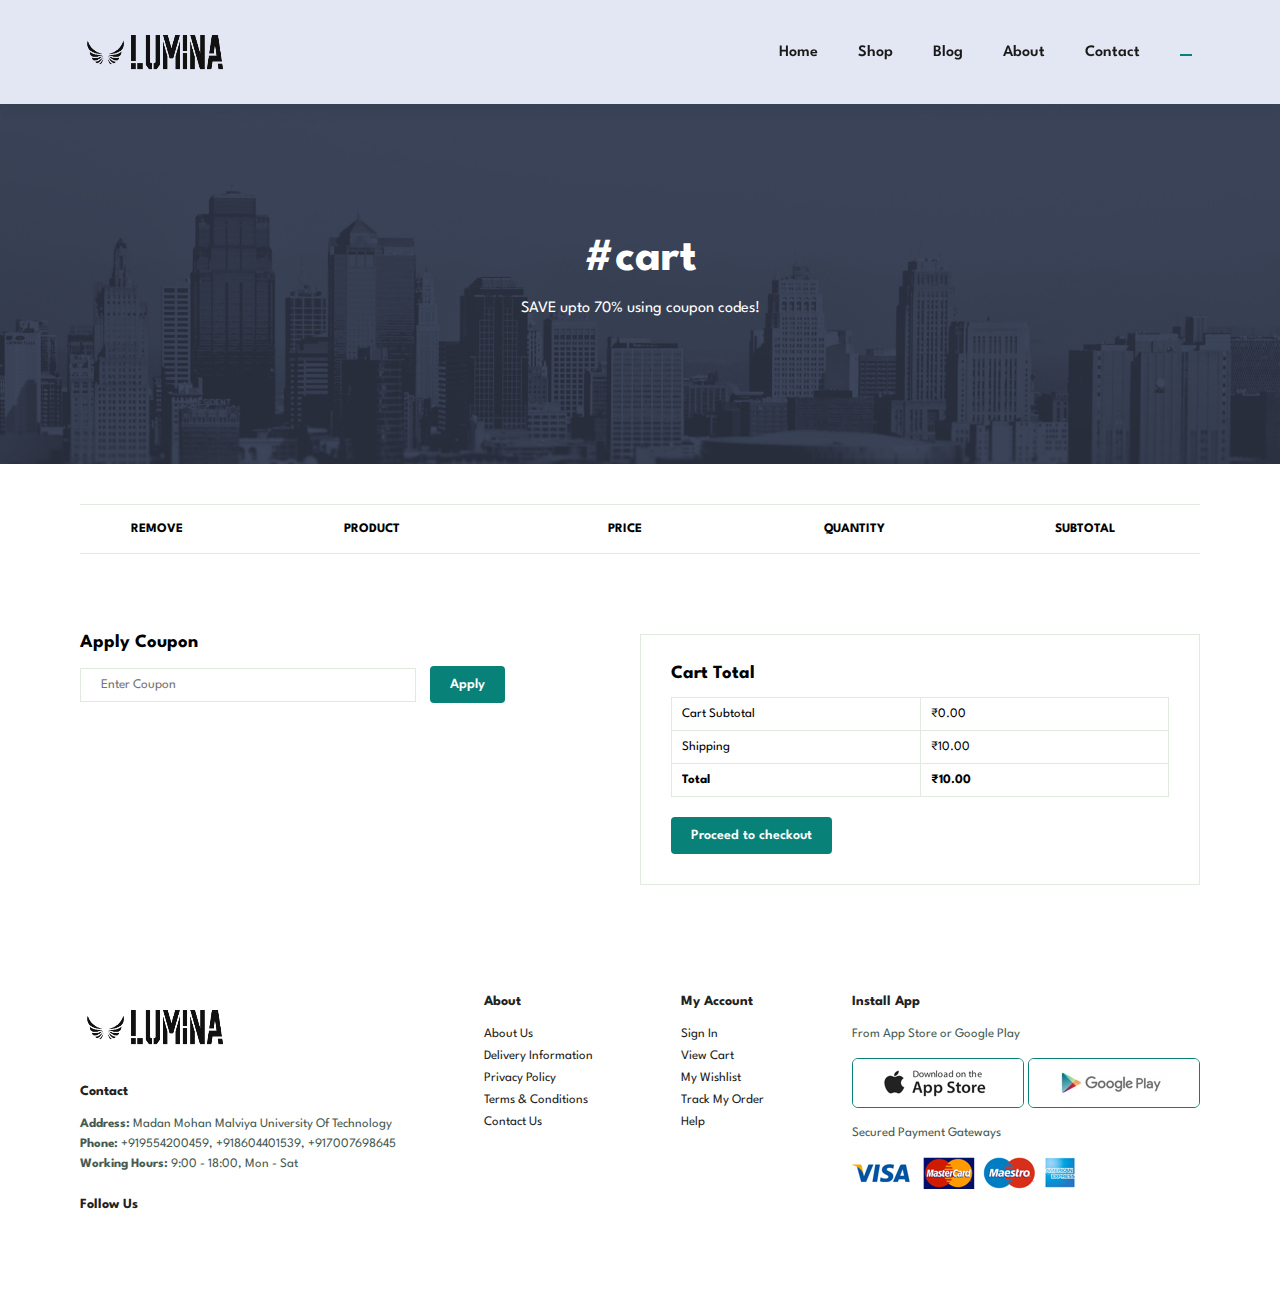
<file: Team WebWhizzes/cart.html>
<!DOCTYPE html>
<html lang="en">
<head>
    <meta charset="UTF-8">
    <meta name="viewport" content="width=device-width, initial-scale=1.0">
    <title>E-Commerce - Contact</title>
    <link rel="stylesheet" href="https://cdnjs.cloudflare.com/ajax/libs/font-awesome/6.5.1/css/all.min.css" integrity="sha512-DTOQO9RWCH3ppGqcWaEA1BIZOC6xxalwEsw9c2QQeAIftl+Vegovlnee1c9QX4TctnWMn13TZye+giMm8e2LwA==" crossorigin="anonymous" referrerpolicy="no-referrer" />
    <link rel="stylesheet" href="style.css">
</head>
<body>
    <section id="header">
        <a href="#"><img src="images/logo.png" alt="" class="logo" height="60px" width="150px"></a>

        <div>
            <ul id="navbar">
                <li><a href="index.html">Home</a></li>
                <li><a href="shop.html">Shop</a></li>
                <li><a href="blog.html">Blog</a></li>
                <li><a href="about.html">About</a></li>
                <li><a href="contact.html">Contact</a></li>
                <li id="lg-bag"><a class="active" href="cart.html"><i class="fa-solid fa-cart-shopping"></i></a></li>
                <a href="#" id="close"><i class="fa-solid fa-xmark"></i></a>
            </ul>
        </div>
        <div id="mobile">
            <a href="cart.html"><i class="fa-solid fa-cart-shopping"></i></a>
            <i id="bar" class="fa-solid fa-outdent"></i>
        </div>
    </section>

    <section id="page-header" class="about-header">
        <h2>#cart</h2>
        <p>SAVE upto 70% using coupon codes!</p>
    </section>

    <section id="cart" class="section-p1">
        <table width="100%">
            <thead>
                <tr>
                    <td>Remove</td>
                    <td>Product</td>
                    <td>Price</td>
                    <td>Quantity</td>
                    <td>Subtotal</td>
                </tr>
            </thead>
            <tbody></tbody>
        </table>
    </section>

    <section id="cart-add" class="section-p1">
        <div id="coupon">
            <h3>Apply Coupon</h3>
            <div>
                <input type="text" placeholder="Enter Coupon">
                <button class="normal">Apply</button>
            </div>
        </div>
        <div id="subtotal">
            <h3>Cart Total</h3>
            <table>
                <tr>
                    <td>Cart Subtotal</td>
                    <td id="cart-subtotal"></td>
                </tr>
                <tr>
                    <td>Shipping</td>
                    <td>₹10.00</td>
                </tr>
                <tr>
                    <td><strong>Total</strong></td>
                    <td><strong id="total"></strong></td>
                </tr>
            </table>
            <button class="normal">Proceed to checkout</button>
        </div>
    </section>

    <footer class="section-p1">
        <div class="column">
            <img class="logo" src="images/logo.png" alt="" height="60px" width="150px">
            <h4>Contact</h4>
            <p><strong>Address: </strong>Madan Mohan Malviya University Of Technology</p>
            <p><strong>Phone: </strong>+919554200459, +918604401539, +917007698645</p>
            <p><strong>Working Hours: </strong>9:00 - 18:00, Mon - Sat</p>
            <div class="follow">
                <h4>Follow Us</h4>
                <div class="icon">
                    <i class="fa-brands fa-facebook-f"></i>
                    <i class="fa-brands fa-x-twitter"></i>
                    <i class="fa-brands fa-instagram"></i>
                    <i class="fa-brands fa-pinterest-p"></i>
                    <i class="fa-brands fa-youtube"></i>
                </div>
            </div>
        </div>
        <div class="column">
            <h4>About</h4>
            <a href="#">About Us</a>
            <a href="#">Delivery Information</a>
            <a href="#">Privacy Policy</a>
            <a href="#">Terms & Conditions</a>
            <a href="#">Contact Us</a>
        </div>
        <div class="column">
            <h4>My Account</h4>
            <a href="#">Sign In</a>
            <a href="#">View Cart</a>
            <a href="#">My Wishlist</a>
            <a href="#">Track My Order</a>
            <a href="#">Help</a>
        </div>
        <div class="column install">
            <h4>Install App</h4>
            <p>From App Store or Google Play</p>
            <div class="row">
                <img src="images/pay/app.jpg" alt="">
                <img src="images/pay/play.jpg" alt="">
            </div>
            <p>Secured Payment Gateways</p>
            <img src="images/pay/pay.png" alt="">
        </div>
    </footer>

    <script>
        document.addEventListener('DOMContentLoaded', function() {
            const tbody = document.querySelector("#cart tbody");
            const subtotal = document.getElementById("cart-subtotal");
            const total = document.getElementById("total");

            // Function to remove an item from the cart and update localStorage
            function removeCartItem(index) {
                // Get the cart items from localStorage
                const cartItems = JSON.parse(localStorage.getItem('cartItems')) || [];

                // Remove the item at the specified index
                cartItems.splice(index, 1);

                // Save the updated cart items back to localStorage
                localStorage.setItem('cartItems', JSON.stringify(cartItems));

                // Reload the page to reflect the changes
                location.reload();
            }

            const removeIcons = document.querySelectorAll("#cart tbody td:first-child a");

            // Event listener for remove icon clicks
            document.querySelector('tbody').addEventListener('click', function(event) {
                // Check if the clicked element is the remove icon
                if (event.target.classList.contains('fa-times-circle')) {
                    const index = event.target.getAttribute('data-index');
                    // Call the removeCartItem function with the index
                    removeCartItem(index);
                }
            })

            // Get the cart items from localStorage
            const cartItems = JSON.parse(localStorage.getItem('cartItems')) || [];

            // Iterate through the cart items and add them to the table
            cartItems.forEach((item, index) => {
                const newRow = document.createElement("tr");

                // Create cells for each property of the cart item
                const removeCell = document.createElement('td');
                removeCell.innerHTML = '<a><i class="fa-regular fa-times-circle"></i></a>';

                const productCell = document.createElement('td');
                productCell.innerHTML = `<img src="${item.image}" alt=""><span>${item.name}</span>`;

                const priceCell = document.createElement('td');
                priceCell.textContent = item.price;

                const quantityCell = document.createElement('td');
                quantityCell.innerHTML = `<input type="number" value="${item.quantity}">`;

                const subtotalCell = document.createElement('td');
                subtotalCell.textContent = `₹${item.subtotal}`;

                // Change of quantity in cart page
                quantityCell.querySelector("input").addEventListener("input", function() {
                    // Get the updated quantity
                    const updatedQuantity = parseInt(this.value, 10);
                    cartItems[index].quantity = updatedQuantity;

                    // Recalculate the subtotal for the updated quantity
                    const updatedSubtotal = (parseFloat(cartItems[index].price.slice(1)) * updatedQuantity).toFixed(2);
                    cartItems[index].subtotal = updatedSubtotal;

                    localStorage.setItem('cartItems', JSON.stringify(cartItems));

                    subtotalCell.textContent = `₹${updatedSubtotal}`;

                    // Recalculate and update the cart subtotal and total
                    const updatedCartTotal = cartItems.reduce((total, item) => total + parseFloat(item.subtotal), 0).toFixed(2);
                    subtotal.textContent = `₹${updatedCartTotal}`;

                    // Calculate the total including shipping
                    const totalAmount = (parseFloat(updatedCartTotal) + 10.00).toFixed(2);
                    total.textContent = `₹${totalAmount}`;
                })

                newRow.appendChild(removeCell);
                newRow.appendChild(productCell);
                newRow.appendChild(priceCell);
                newRow.appendChild(quantityCell);
                newRow.appendChild(subtotalCell);

                tbody.appendChild(newRow);
            })

            // Calculate and update the cart subtotal
            const cartTotal = cartItems.reduce((total, item) => total + parseFloat(item.subtotal), 0).toFixed(2);
            subtotal.textContent = `₹${cartTotal}`;

            // Calculate the total including shipping
            const totalAmount = (parseFloat(cartTotal) + 10.00).toFixed(2);
            total.textContent = `₹${totalAmount}`;
        })
    </script>

    <script src="script.js"></script>
</body>
</html>
</file>
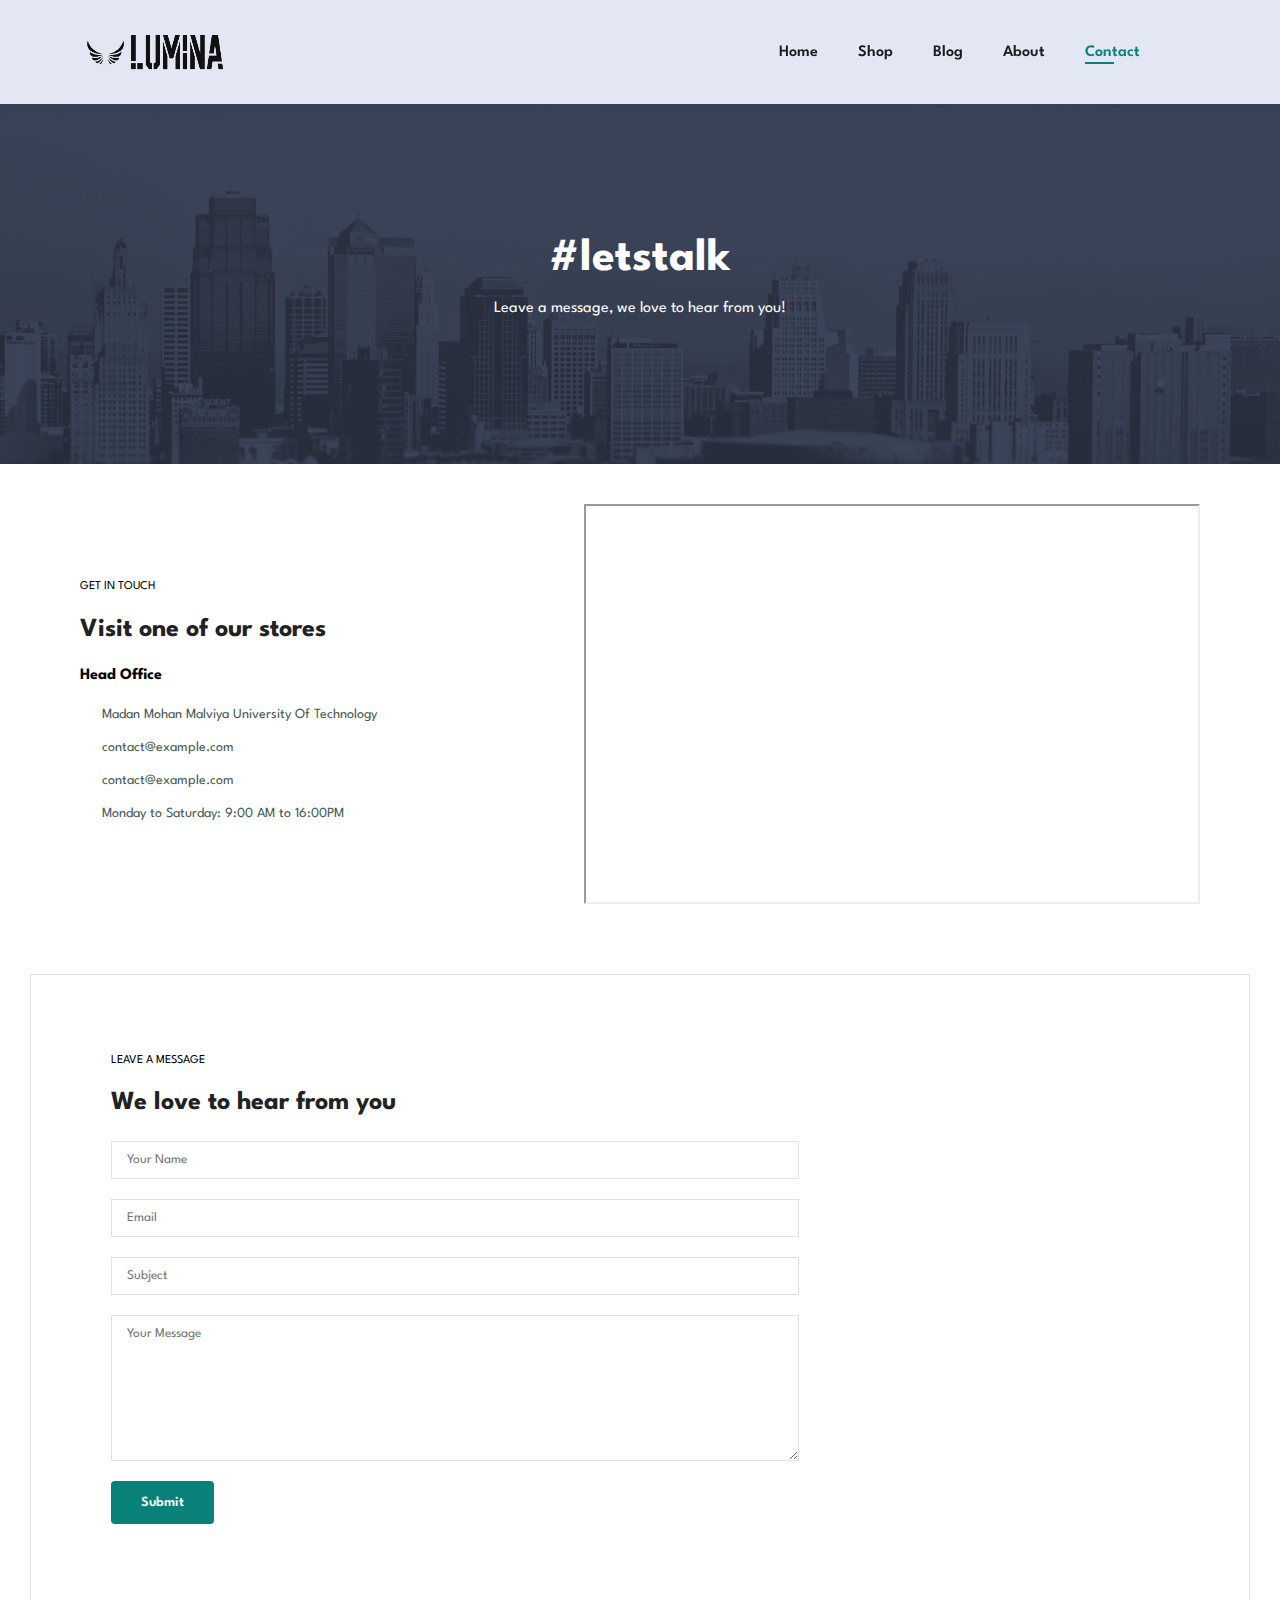
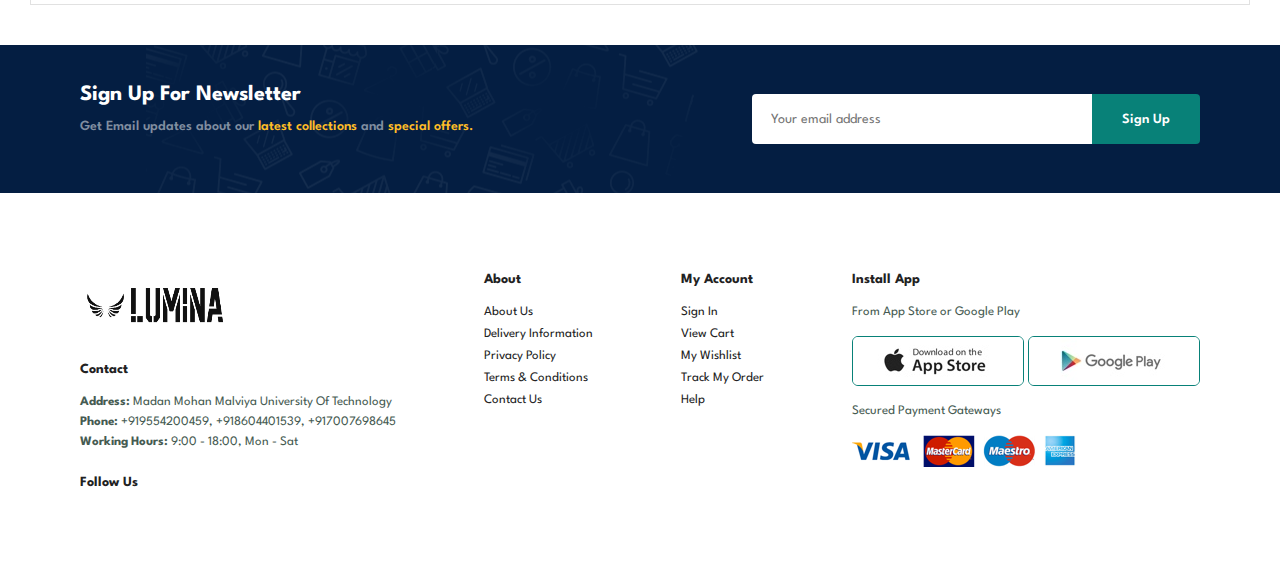
<file: Team WebWhizzes/contact.html>
<!DOCTYPE html>
<html lang="en">
<head>
    <meta charset="UTF-8">
    <meta name="viewport" content="width=device-width, initial-scale=1.0">
    <title>E-Commerce - Contact</title>
    <link rel="stylesheet" href="https://cdnjs.cloudflare.com/ajax/libs/font-awesome/6.5.1/css/all.min.css" integrity="sha512-DTOQO9RWCH3ppGqcWaEA1BIZOC6xxalwEsw9c2QQeAIftl+Vegovlnee1c9QX4TctnWMn13TZye+giMm8e2LwA==" crossorigin="anonymous" referrerpolicy="no-referrer" />
    <link rel="stylesheet" href="style.css">
</head>
<body>
    <section id="header">
        <a href="#"><img src="images/logo.png" alt="" class="logo" height="60px" width="150px"> </a>

        <div>
            <ul id="navbar">
                <li><a href="index.html">Home</a></li>
                <li><a href="shop.html">Shop</a></li>
                <li><a href="blog.html">Blog</a></li>
                <li><a href="about.html">About</a></li>
                <li><a class="active" href="contact.html">Contact</a></li>
                <li id="lg-bag"><a href="cart.html"><i class="fa-solid fa-cart-shopping"></i></a></li>
                <a href="#" id="close"><i class="fa-solid fa-xmark"></i></a>
            </ul>
        </div>
        <div id="mobile">
            <a href="cart.html"><i class="fa-solid fa-cart-shopping"></i></a>
            <i id="bar" class="fa-solid fa-outdent"></i>
        </div>
    </section>

    <section id="page-header" class="about-header">
        <h2>#letstalk</h2>
        <p>Leave a message, we love to hear from you!</p>
    </section>

    <section id="contact-details" class="section-p1">
        <div class="details">
            <span>GET IN TOUCH</span>
            <h2>Visit one of our stores</h2>
            <h3>Head Office</h3>
            <div>
                <li>
                    <i class="fa-regular fa-map"></i>
                    <p>Madan Mohan Malviya University Of Technology</p>
                </li>
                <li>
                    <i class="fa-regular fa-envelope"></i>
                    <p>contact@example.com</p>
                </li>
                <li>
                    <i class="fa-solid fa-phone"></i>
                    <p>contact@example.com</p>
                </li>
                <li>
                    <i class="fa-regular fa-clock"></i>
                    <p>Monday to Saturday: 9:00 AM to 16:00PM</p>
                </li>
            </div>
        </div>
        <div class="map">
            <!-- <div style="width: 100%"><iframe width="100%" height="1200" frameborder="0" scrolling="no" marginheight="0" marginwidth="0" src="">gps tracker sport</a></iframe></div> -->

            <iframe src="https://maps.google.com/maps?width=100%25&amp;height=1200&amp;hl=en&amp;q=MMMUT,%20GORAKHPUR%20+(My%20Business%20Name)&amp;t=&amp;z=14&amp;ie=UTF8&amp;iwloc=B&amp;output=embed"><a href="https://www.gps.ie/" width="600" height="450" style="border:0;" allowfullscreen="" loading="lazy" referrerpolicy="no-referrer-when-downgrade"></iframe>
            <!-- <div style="width: 100%"><iframe width="100%" height="600" frameborder="0" scrolling="no" marginheight="0" marginwidth="0" src="https://maps.google.com/maps?width=100%25&amp;height=600&amp;hl=en&amp;q=1%20Grafton%20Street,%20Dublin,%20Ireland+(My%20Business%20Name)&amp;t=&amp;z=14&amp;ie=UTF8&amp;iwloc=B&amp;output=embed"><a href="https://www.gps.ie/">gps devices</a></iframe></div> -->
        </div>
    </section>

    <section id="form-details">
        <form action="">
            <span>LEAVE A MESSAGE</span>
            <h2>We love to hear from you</h2>
            <input type="text" placeholder="Your Name">
            <input type="email" placeholder="Email">
            <input type="text" placeholder="Subject">
            <textarea name="" id="" cols="30" rows="10" placeholder="Your Message"></textarea>
            <button class="normal">Submit</button>
        </form>
        <!-- <div class="people">
            <div>
                <img src="images/people/1.png" alt="">
                <p><span>John Doe</span> Senior Marketing Manager <br> Phone: +000 111 222 33 44 <br> Email: contact@example.com</p>
            </div>
            <div>
                <img src="images/people/2.png" alt="">
                <p><span>Willian Smith</span> Senior Software Engineer <br> Phone: +000 111 222 33 44 <br> Email: contact@example.com</p>
            </div>
            <div>
                <img src="images/people/3.png" alt="">
                <p><span>Emma Stone</span> Human Resource <br> Phone: +000 111 222 33 44 <br> Email: contact@example.com</p>
            </div>
        </div> -->
    </section>

    <section id="newsletter" class="section-p1 section-m1">
        <div class="news-text">
            <h4>Sign Up For Newsletter</h4>
            <p>Get Email updates about our <span>latest collections</span> and <span>special offers.</span></p>
        </div>
        <div class="form">
            <input type="email" placeholder="Your email address">
            <button class="normal">Sign Up</button>
        </div>
    </section>

    <footer class="section-p1">
        <div class="column">
            <img class="logo" src="images/logo.png" alt="" height="60px" width="150px">
            <h4>Contact</h4>
            <p><strong>Address: </strong>Madan Mohan Malviya University Of Technology</p>
            <p><strong>Phone: </strong>+919554200459, +918604401539, +917007698645 </p>
            <p><strong>Working Hours: </strong>9:00 - 18:00, Mon - Sat</p>
            <div class="follow">
                <h4>Follow Us</h4>
                <div class="icon">
                    <i class="fa-brands fa-facebook-f"></i>
                    <i class="fa-brands fa-x-twitter"></i>
                    <i class="fa-brands fa-instagram"></i>
                    <i class="fa-brands fa-pinterest-p"></i>
                    <i class="fa-brands fa-youtube"></i>
                </div>
            </div>
        </div>
        <div class="column">
            <h4>About</h4>
            <a href="#">About Us</a>
            <a href="#">Delivery Information</a>
            <a href="#">Privacy Policy</a>
            <a href="#">Terms & Conditions</a>
            <a href="#">Contact Us</a>
        </div>
        <div class="column">
            <h4>My Account</h4>
            <a href="#">Sign In</a>
            <a href="#">View Cart</a>
            <a href="#">My Wishlist</a>
            <a href="#">Track My Order</a>
            <a href="#">Help</a>
        </div>
        <div class="column install">
            <h4>Install App</h4>
            <p>From App Store or Google Play</p>
            <div class="row">
                <img src="images/pay/app.jpg" alt="">
                <img src="images/pay/play.jpg" alt="">
            </div>
            <p>Secured Payment Gateways</p>
            <img src="images/pay/pay.png" alt="">
        </div>
    </footer>

    <script src="script.js"></script>
</body>
</html>
</file>
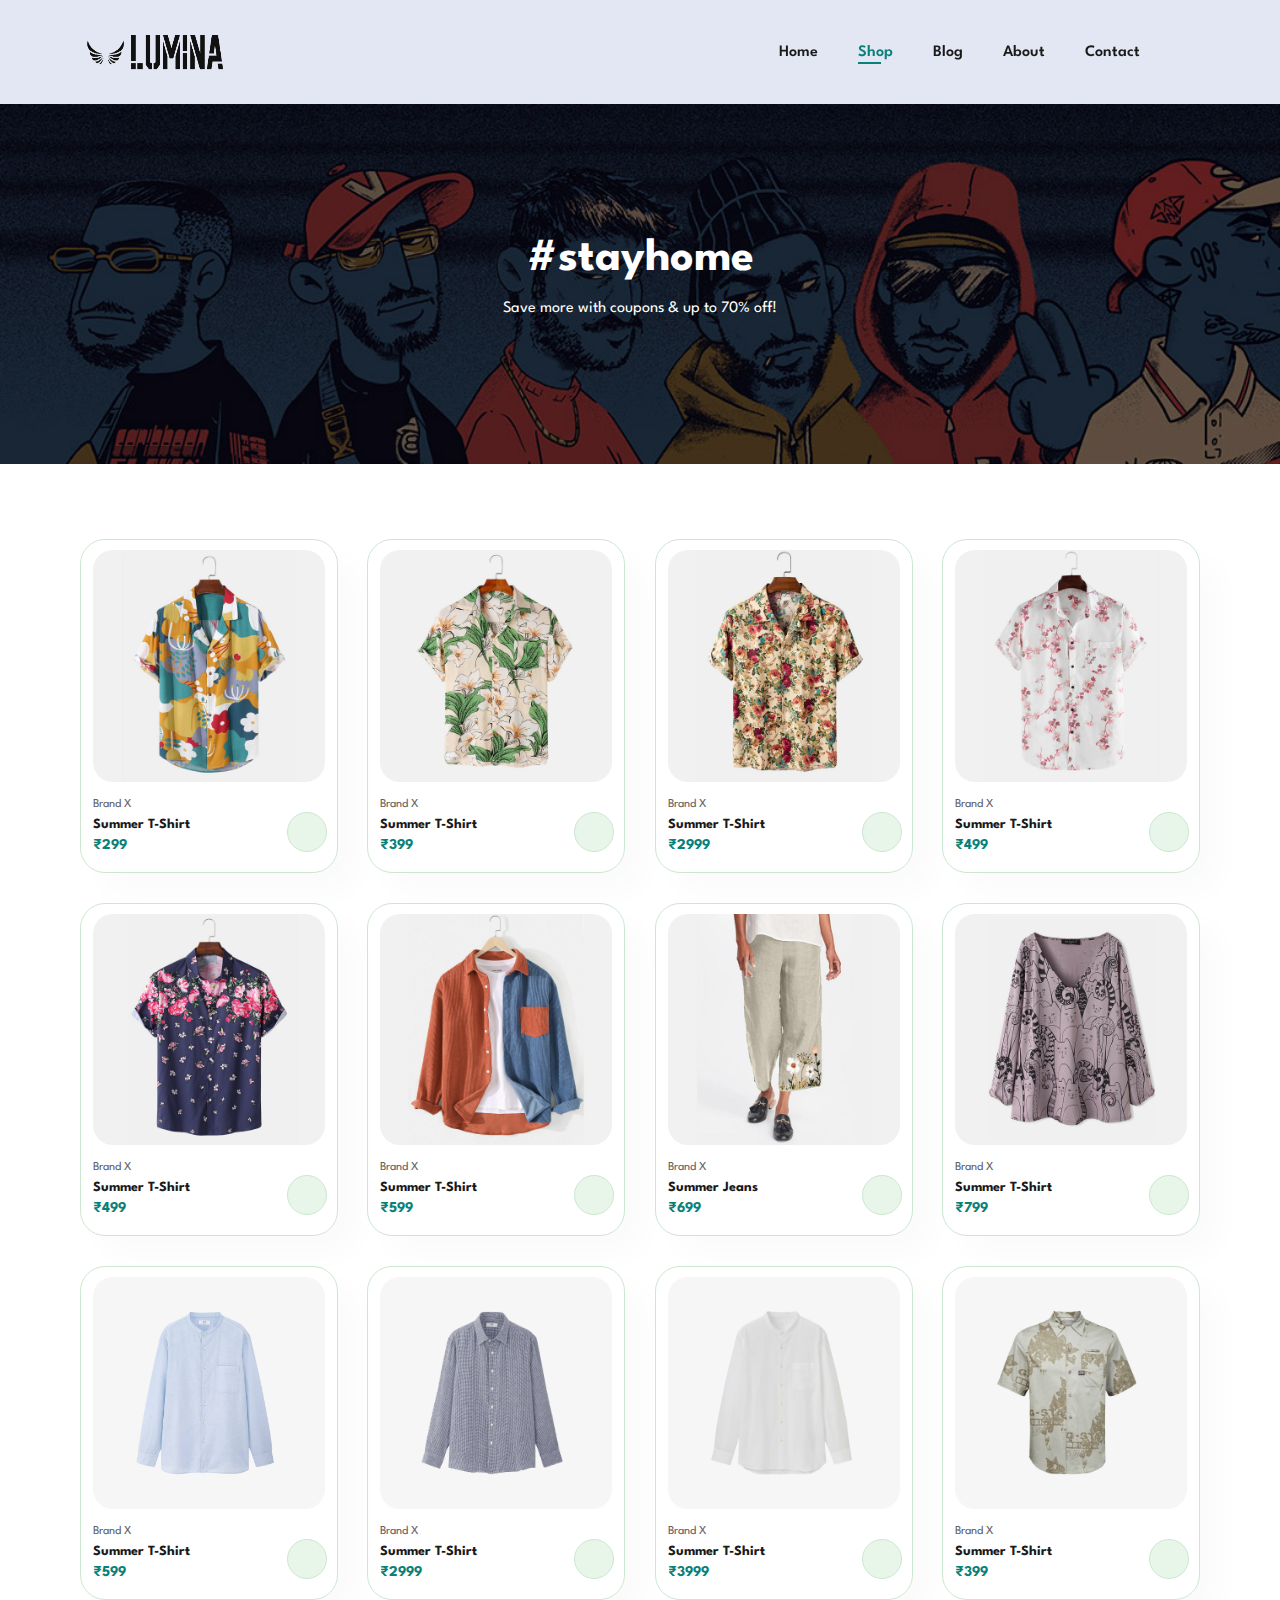
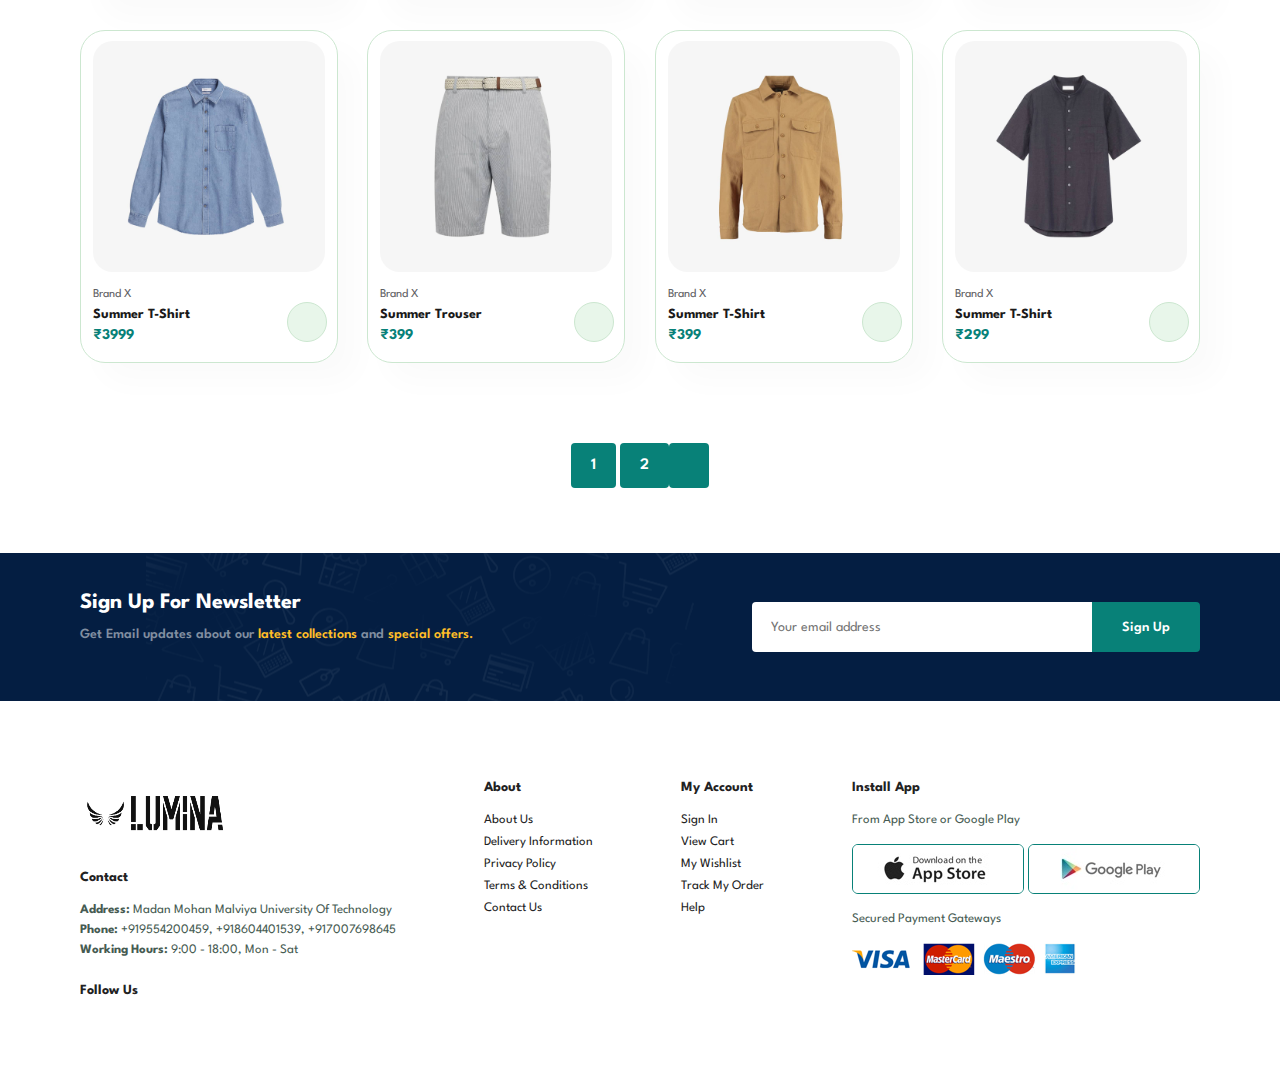
<file: Team WebWhizzes/shop.html>
<!DOCTYPE html>
<html lang="en">
<head>
    <meta charset="UTF-8">
    <meta name="viewport" content="width=device-width, initial-scale=1.0">
    <title>E-Commerce - Shop</title>
    <link rel="stylesheet" href="https://cdnjs.cloudflare.com/ajax/libs/font-awesome/6.5.1/css/all.min.css" integrity="sha512-DTOQO9RWCH3ppGqcWaEA1BIZOC6xxalwEsw9c2QQeAIftl+Vegovlnee1c9QX4TctnWMn13TZye+giMm8e2LwA==" crossorigin="anonymous" referrerpolicy="no-referrer" />
    <link rel="stylesheet" href="style.css">
</head>
<body>
    <section id="header">
        <a href="#"><img src="images/logo.png" alt="" class="logo" height="60px" width="150px"></a>

        <div>
            <ul id="navbar">
                <li><a href="index.html">Home</a></li>
                <li><a class="active" href="shop.html">Shop</a></li>
                <li><a href="blog.html">Blog</a></li>
                <li><a href="about.html">About</a></li>
                <li><a href="contact.html">Contact</a></li>
                <li id="lg-bag"><a href="cart.html"><i class="fa-solid fa-cart-shopping"></i></a></li>
                <a href="#" id="close"><i class="fa-solid fa-xmark"></i></a>
            </ul>
        </div>
        <div id="mobile">
            <a href="cart.html"><i class="fa-solid fa-cart-shopping"></i></a>
            <i id="bar" class="fa-solid fa-outdent"></i>
        </div>
    </section>

    <section id="page-header">
        <h2>#stayhome</h2>
        <p>Save more with coupons & up to 70% off!</p>
    </section>

    <section id="product1" class="section-p1">
        <div class="pro-container">
            <div class="pro">
                <img class="jsImg" src="images/products/f1.jpg" id="1" data-price="₹299" alt="">
                <div class="description">
                    <span>Brand X</span>
                    <h5>Summer T-Shirt</h5>
                    <div class="star">
                        <i class="fas fa-star"></i>
                        <i class="fas fa-star"></i>
                        <i class="fas fa-star"></i>
                        <i class="fas fa-star"></i>
                        <i class="fas fa-star"></i>
                    </div>
                    <h4>₹299</h4>
                </div>
                <a href="#"><i class="fa-solid fa-cart-shopping cart"></i></a>
            </div>
            <div class="pro">
                <img class="jsImg" src="images/products/f2.jpg" id="2" data-price="₹399" alt="">
                <div class="description">
                    <span>Brand X</span>
                    <h5>Summer T-Shirt</h5>
                    <div class="star">
                        <i class="fas fa-star"></i>
                        <i class="fas fa-star"></i>
                        <i class="fas fa-star"></i>
                        <i class="fas fa-star"></i>
                        <i class="fas fa-star"></i>
                    </div>
                    <h4>₹399</h4>
                </div>
                <a href="#"><i class="fa-solid fa-cart-shopping cart"></i></a>
            </div>
            <div class="pro">
                <img class="jsImg" src="images/products/f3.jpg" id="3" data-price="₹2999" alt="">
                <div class="description">
                    <span>Brand X</span>
                    <h5>Summer T-Shirt</h5>
                    <div class="star">
                        <i class="fas fa-star"></i>
                        <i class="fas fa-star"></i>
                        <i class="fas fa-star"></i>
                        <i class="fas fa-star"></i>
                        <i class="fas fa-star"></i>
                    </div>
                    <h4>₹2999</h4>
                </div>
                <a href="#"><i class="fa-solid fa-cart-shopping cart"></i></a>
            </div>
            <div class="pro">
                <img class="jsImg" src="images/products/f4.jpg" id="4" data-price="₹499" alt="">
                <div class="description">
                    <span>Brand X</span>
                    <h5>Summer T-Shirt</h5>
                    <div class="star">
                        <i class="fas fa-star"></i>
                        <i class="fas fa-star"></i>
                        <i class="fas fa-star"></i>
                        <i class="fas fa-star"></i>
                        <i class="fas fa-star"></i>
                    </div>
                    <h4>₹499</h4>
                </div>
                <a href="#"><i class="fa-solid fa-cart-shopping cart"></i></a>
            </div>
            <div class="pro">
                <img class="jsImg" src="images/products/f5.jpg" id="5" data-price="₹499" alt="">
                <div class="description">
                    <span>Brand X</span>
                    <h5>Summer T-Shirt</h5>
                    <div class="star">
                        <i class="fas fa-star"></i>
                        <i class="fas fa-star"></i>
                        <i class="fas fa-star"></i>
                        <i class="fas fa-star"></i>
                        <i class="fas fa-star"></i>
                    </div>
                    <h4>₹499</h4>
                </div>
                <a href="#"><i class="fa-solid fa-cart-shopping cart"></i></a>
            </div>
            <div class="pro">
                <img class="jsImg" src="images/products/f6.jpg" id="6" data-price="₹599" alt="">
                <div class="description">
                    <span>Brand X</span>
                    <h5>Summer T-Shirt</h5>
                    <div class="star">
                        <i class="fas fa-star"></i>
                        <i class="fas fa-star"></i>
                        <i class="fas fa-star"></i>
                        <i class="fas fa-star"></i>
                        <i class="fas fa-star"></i>
                    </div>
                    <h4>₹599</h4>
                </div>
                <a href="#"><i class="fa-solid fa-cart-shopping cart"></i></a>
            </div>
            <div class="pro">
                <img class="jsImg" src="images/products/f7.jpg" id="7" data-price="₹699" alt="">
                <div class="description">
                    <span>Brand X</span>
                    <h5>Summer Jeans</h5>
                    <div class="star">
                        <i class="fas fa-star"></i>
                        <i class="fas fa-star"></i>
                        <i class="fas fa-star"></i>
                        <i class="fas fa-star"></i>
                        <i class="fas fa-star"></i>
                    </div>
                    <h4>₹699</h4>
                </div>
                <a href="#"><i class="fa-solid fa-cart-shopping cart"></i></a>
            </div>
            <div class="pro">
                <img class="jsImg" src="images/products/f8.jpg" id="8" data-price="₹799" alt="">
                <div class="description">
                    <span>Brand X</span>
                    <h5>Summer T-Shirt</h5>
                    <div class="star">
                        <i class="fas fa-star"></i>
                        <i class="fas fa-star"></i>
                        <i class="fas fa-star"></i>
                        <i class="fas fa-star"></i>
                        <i class="fas fa-star"></i>
                    </div>
                    <h4>₹799</h4>
                </div>
                <a href="#"><i class="fa-solid fa-cart-shopping cart"></i></a>
            </div>
            <div class="pro">
                <img class="jsImg" src="images/products/f9.jpg" id="9" data-price="₹599" alt="">
                <div class="description">
                    <span>Brand X</span>
                    <h5>Summer T-Shirt</h5>
                    <div class="star">
                        <i class="fas fa-star"></i>
                        <i class="fas fa-star"></i>
                        <i class="fas fa-star"></i>
                        <i class="fas fa-star"></i>
                        <i class="fas fa-star"></i>
                    </div>
                    <h4>₹599</h4>
                </div>
                <a href="#"><i class="fa-solid fa-cart-shopping cart"></i></a>
            </div>
            <div class="pro">
                <img class="jsImg" src="images/products/f10.jpg" id="10" data-price="₹2999" alt="">
                <div class="description">
                    <span>Brand X</span>
                    <h5>Summer T-Shirt</h5>
                    <div class="star">
                        <i class="fas fa-star"></i>
                        <i class="fas fa-star"></i>
                        <i class="fas fa-star"></i>
                        <i class="fas fa-star"></i>
                        <i class="fas fa-star"></i>
                    </div>
                    <h4>₹2999</h4>
                </div>
                <a href="#"><i class="fa-solid fa-cart-shopping cart"></i></a>
            </div>
            <div class="pro">
                <img class="jsImg" src="images/products/f11.jpg" id="11" data-price="₹3999" alt="">
                <div class="description">
                    <span>Brand X</span>
                    <h5>Summer T-Shirt</h5>
                    <div class="star">
                        <i class="fas fa-star"></i>
                        <i class="fas fa-star"></i>
                        <i class="fas fa-star"></i>
                        <i class="fas fa-star"></i>
                        <i class="fas fa-star"></i>
                    </div>
                    <h4>₹3999</h4>
                </div>
                <a href="#"><i class="fa-solid fa-cart-shopping cart"></i></a>
            </div>
            <div class="pro">
                <img class="jsImg" src="images/products/f12.jpg" id="12" data-price="₹399" alt="">
                <div class="description">
                    <span>Brand X</span>
                    <h5>Summer T-Shirt</h5>
                    <div class="star">
                        <i class="fas fa-star"></i>
                        <i class="fas fa-star"></i>
                        <i class="fas fa-star"></i>
                        <i class="fas fa-star"></i>
                        <i class="fas fa-star"></i>
                    </div>
                    <h4>₹399</h4>
                </div>
                <a href="#"><i class="fa-solid fa-cart-shopping cart"></i></a>
            </div>
            <div class="pro">
                <img class="jsImg" src="images/products/f13.jpg" id="13" data-price="₹3999" alt="">
                <div class="description">
                    <span>Brand X</span>
                    <h5>Summer T-Shirt</h5>
                    <div class="star">
                        <i class="fas fa-star"></i>
                        <i class="fas fa-star"></i>
                        <i class="fas fa-star"></i>
                        <i class="fas fa-star"></i>
                        <i class="fas fa-star"></i>
                    </div>
                    <h4>₹3999</h4>
                </div>
                <a href="#"><i class="fa-solid fa-cart-shopping cart"></i></a>
            </div>
            <div class="pro">
                <img class="jsImg" src="images/products/f14.jpg" id="14" data-price="₹399" alt="">
                <div class="description">
                    <span>Brand X</span>
                    <h5>Summer Trouser</h5>
                    <div class="star">
                        <i class="fas fa-star"></i>
                        <i class="fas fa-star"></i>
                        <i class="fas fa-star"></i>
                        <i class="fas fa-star"></i>
                        <i class="fas fa-star"></i>
                    </div>
                    <h4>₹399</h4>
                </div>
                <a href="#"><i class="fa-solid fa-cart-shopping cart"></i></a>
            </div>
            <div class="pro">
                <img class="jsImg" src="images/products/f15.jpg" id="15" data-price="₹399" alt="">
                <div class="description">
                    <span>Brand X</span>
                    <h5>Summer T-Shirt</h5>
                    <div class="star">
                        <i class="fas fa-star"></i>
                        <i class="fas fa-star"></i>
                        <i class="fas fa-star"></i>
                        <i class="fas fa-star"></i>
                        <i class="fas fa-star"></i>
                    </div>
                    <h4>₹399</h4>
                </div>
                <a href="#"><i class="fa-solid fa-cart-shopping cart"></i></a>
            </div>
            <div class="pro">
                <img class="jsImg" src="images/products/f16.jpg" id="16" data-price="₹299" alt="">
                <div class="description">
                    <span>Brand X</span>
                    <h5>Summer T-Shirt</h5>
                    <div class="star">
                        <i class="fas fa-star"></i>
                        <i class="fas fa-star"></i>
                        <i class="fas fa-star"></i>
                        <i class="fas fa-star"></i>
                        <i class="fas fa-star"></i>
                    </div>
                    <h4>₹299</h4>
                </div>
                <a href="#"><i class="fa-solid fa-cart-shopping cart"></i></a>
            </div>
        </div>
    </section>

    <section id="pagination" class="section-p1">
        <a href="#">1</a>
        <a href="#">2</a>
        <a href="#"><i class="fa-solid fa-arrow-right"></i></a>
    </section>

    <section id="newsletter" class="section-p1 section-m1">
        <div class="news-text">
            <h4>Sign Up For Newsletter</h4>
            <p>Get Email updates about our <span>latest collections</span> and <span>special offers.</span></p>
        </div>
        <div class="form">
            <input type="email" placeholder="Your email address">
            <button class="normal">Sign Up</button>
        </div>
    </section>

    <footer class="section-p1">
        <div class="column">
            <img class="logo" src="images/logo.png" alt="" height="60px" width="150px">
            <h4>Contact</h4>
            <p><strong>Address: </strong>Madan Mohan Malviya University Of Technology</p>
            <p><strong>Phone: </strong>+919554200459, +918604401539, +917007698645 </p>
            <p><strong>Working Hours: </strong>9:00 - 18:00, Mon - Sat</p>
            <div class="follow">
                <h4>Follow Us</h4>
                <div class="icon">
                    <i class="fa-brands fa-facebook-f"></i>
                    <i class="fa-brands fa-x-twitter"></i>
                    <i class="fa-brands fa-instagram"></i>
                    <i class="fa-brands fa-pinterest-p"></i>
                    <i class="fa-brands fa-youtube"></i>
                </div>
            </div>
        </div>
        <div class="column">
            <h4>About</h4>
            <a href="#">About Us</a>
            <a href="#">Delivery Information</a>
            <a href="#">Privacy Policy</a>
            <a href="#">Terms & Conditions</a>
            <a href="#">Contact Us</a>
        </div>
        <div class="column">
            <h4>My Account</h4>
            <a href="#">Sign In</a>
            <a href="#">View Cart</a>
            <a href="#">My Wishlist</a>
            <a href="#">Track My Order</a>
            <a href="#">Help</a>
        </div>
        <div class="column install">
            <h4>Install App</h4>
            <p>From App Store or Google Play</p>
            <div class="row">
                <img src="images/pay/app.jpg" alt="">
                <img src="images/pay/play.jpg" alt="">
            </div>
            <p>Secured Payment Gateways</p>
            <img src="images/pay/pay.png" alt="">
        </div>
    </footer>

    <script src="script.js"></script>
</body>
</html>
</file>
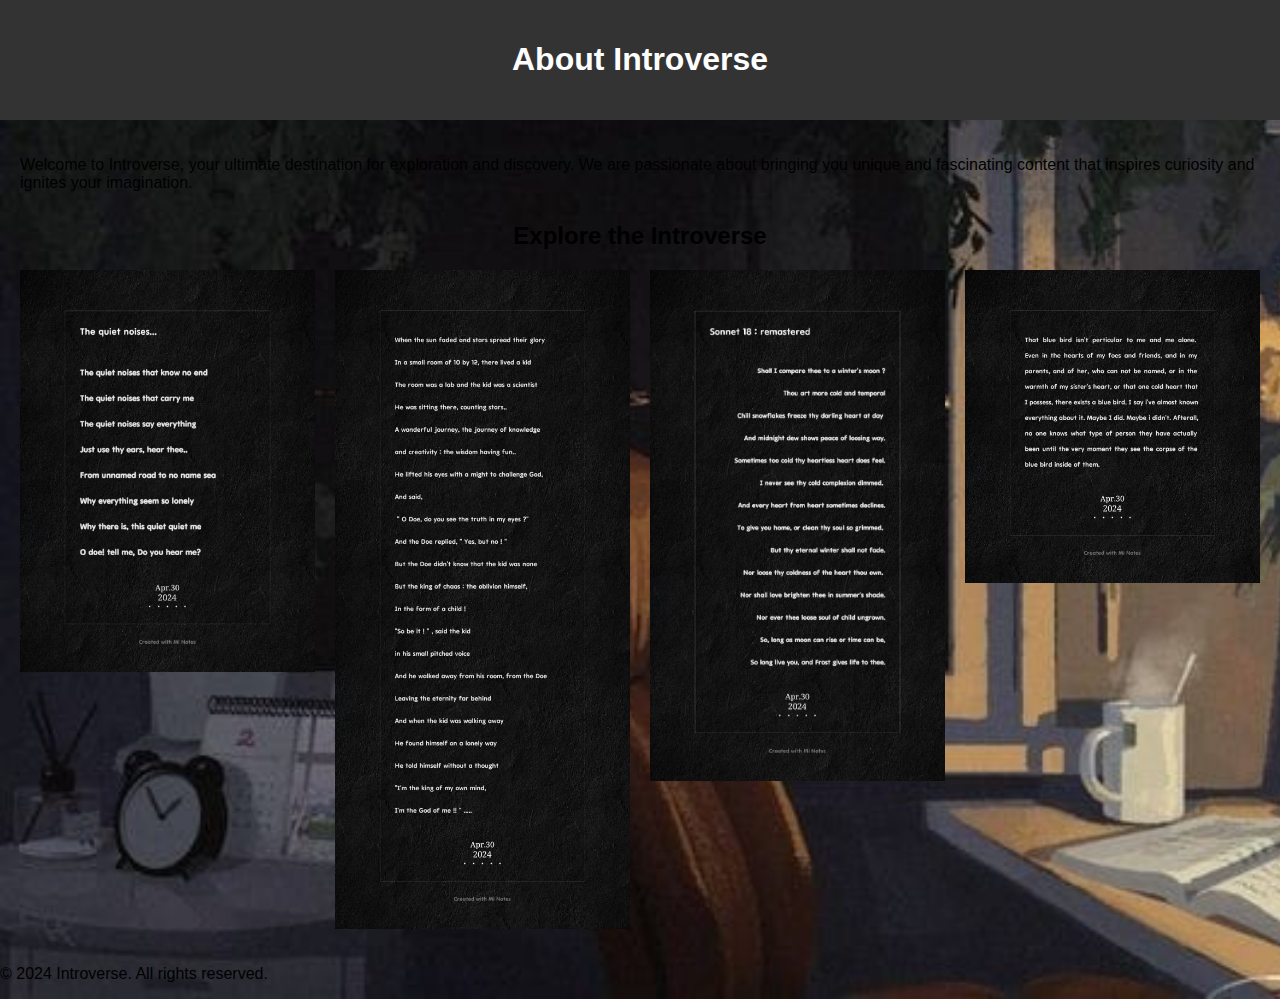
<file: thinkTankers/about.html>
<!DOCTYPE html>
<html lang="en">
<head>
<meta charset="UTF-8">
<meta name="viewport" content="width=device-width, initial-scale=1.0">
<title>About - Introverse</title>
<link rel="stylesheet" href="about.css"> <!-- Link to an external CSS file -->
</head>
<body>
<header>
    <h1>About Introverse</h1>
</header>

<main>
    <section class="intro-section">
        <p>Welcome to Introverse, your ultimate destination for exploration and discovery. We are passionate about bringing you unique and fascinating content that inspires curiosity and ignites your imagination.</p>
    </section>

    <section class="gallery">
        <h2>Explore the Introverse</h2>
        <div class="image-grid">
            <img src="p1.jpg" alt="Image 1">
            <img src="p4.jpg" alt="Image 2">
            <img src="p3.jpg" alt="Image 3">
            <img src="p2.jpg" alt="Image 4">
        </div>
    </section>
</main>

<footer>
    <p>&copy; 2024 Introverse. All rights reserved.</p>
</footer>
</body>
</html>
</file>
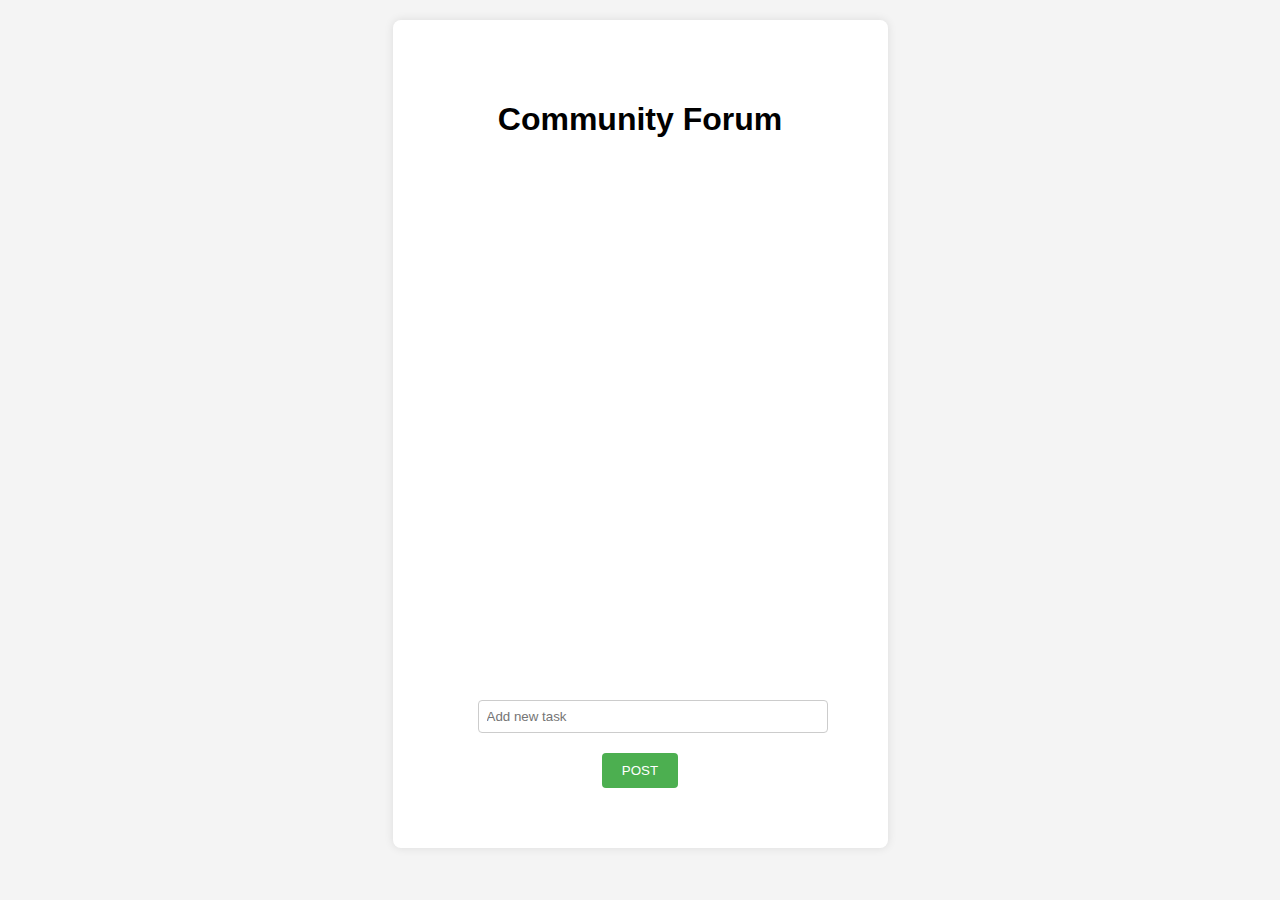
<file: thinkTankers/community.html>
<html lang="en">
<head>
  <meta charset="UTF-8">
  <meta name="viewport" content="width=device-width, initial-scale=2.0">
  <title>Community Forrum</title>
  <style>
    body {
      font-family: Arial, sans-serif;
      background-color: #f4f4f4;
      margin: 0;
      padding: 0;
      display: flex;
      flex-direction: column;
      justify-content: space-between;
      min-height: 100vh;
    }

    .container {
      max-width: 600px;
      margin: 20px auto;
      background-color: #fff;
      padding: 60px;
      border-radius: 8px;
      box-shadow: 0 0 10px rgba(0, 0, 0, 0.1);
    }

    h1 {
      text-align: center;
    }

    #taskInput {
      width: 350px; /* Adjusted width to account for padding */
      padding: 8px;
      margin-bottom: 10px;
      border: 1px solid #ccc;
      border-radius: 4px;
      box-sizing: border-box;
    }
    .input{
      width: 40vh;
      margin-left: 25px;
      margin-top: 30vh;

    }
    #taskList {
      padding: 0;
      list-style-type: none;
    }
    .btn{
      display: flex;
      justify-content: center;

    }
    li {
      padding: 10px;
      background-color: #f9f9f9;
      border-radius: 4px;
      margin-bottom: 5px;
      cursor: pointer;
    }
    .main{
      width: 150vh;
      height: 30vh;

      justify-content: space-between;
      align-items: center;

    }
    li.completed {
      text-decoration: line-through;
      background-color: #e6e6e6;
    }

    .main {
        width: 80%;
        margin: 0 auto; 
    }

    .input {
        width: 100%; 
        padding: 10px;
        box-sizing: border-box; 
    }

    .btn {
        text-align: center;
    }

    /* Media query for responsiveness */
    @media screen and (max-width: 600px) {
        .main {
            width: 90%;
        }
    }
    button {
      background-color: #4caf50;
      color: white;
      padding: 10px 20px;
      border: none;
      border-radius: 4px;
      cursor: pointer;
      margin-top: 10px; 
    }

    button:hover {
      background-color: #45a049;
    }
  </style>
</head>
<body>
  <div class="container">
    <h1>Community Forum</h1>
    <ul id="taskList">
      <!-- Tasks will be dynamically added here -->
    </ul>
    <div class="main">
    </div>
    <input type="text" id="taskInput" class = "input" placeholder="Add new task">
  <div class="btn">
    <button onclick="addTask()">POST</button> <!-- Added button here -->
  </div>
    </div>
  

  <script>
    function addTask() {
      var taskInput = document.getElementById("taskInput");
      var taskList = document.getElementById("taskList");
      var taskText = taskInput.value;
      if (taskText.trim() !== "") {
        var li = document.createElement("li");
        li.textContent = taskText;
        li.onclick = function() {
          this.classList.toggle("completed");
        };
        taskList.appendChild(li);
        taskInput.value = "";
      } else {
        alert("Please enter a task!");
      }
    }
  </script>
</body>
</html>
</file>
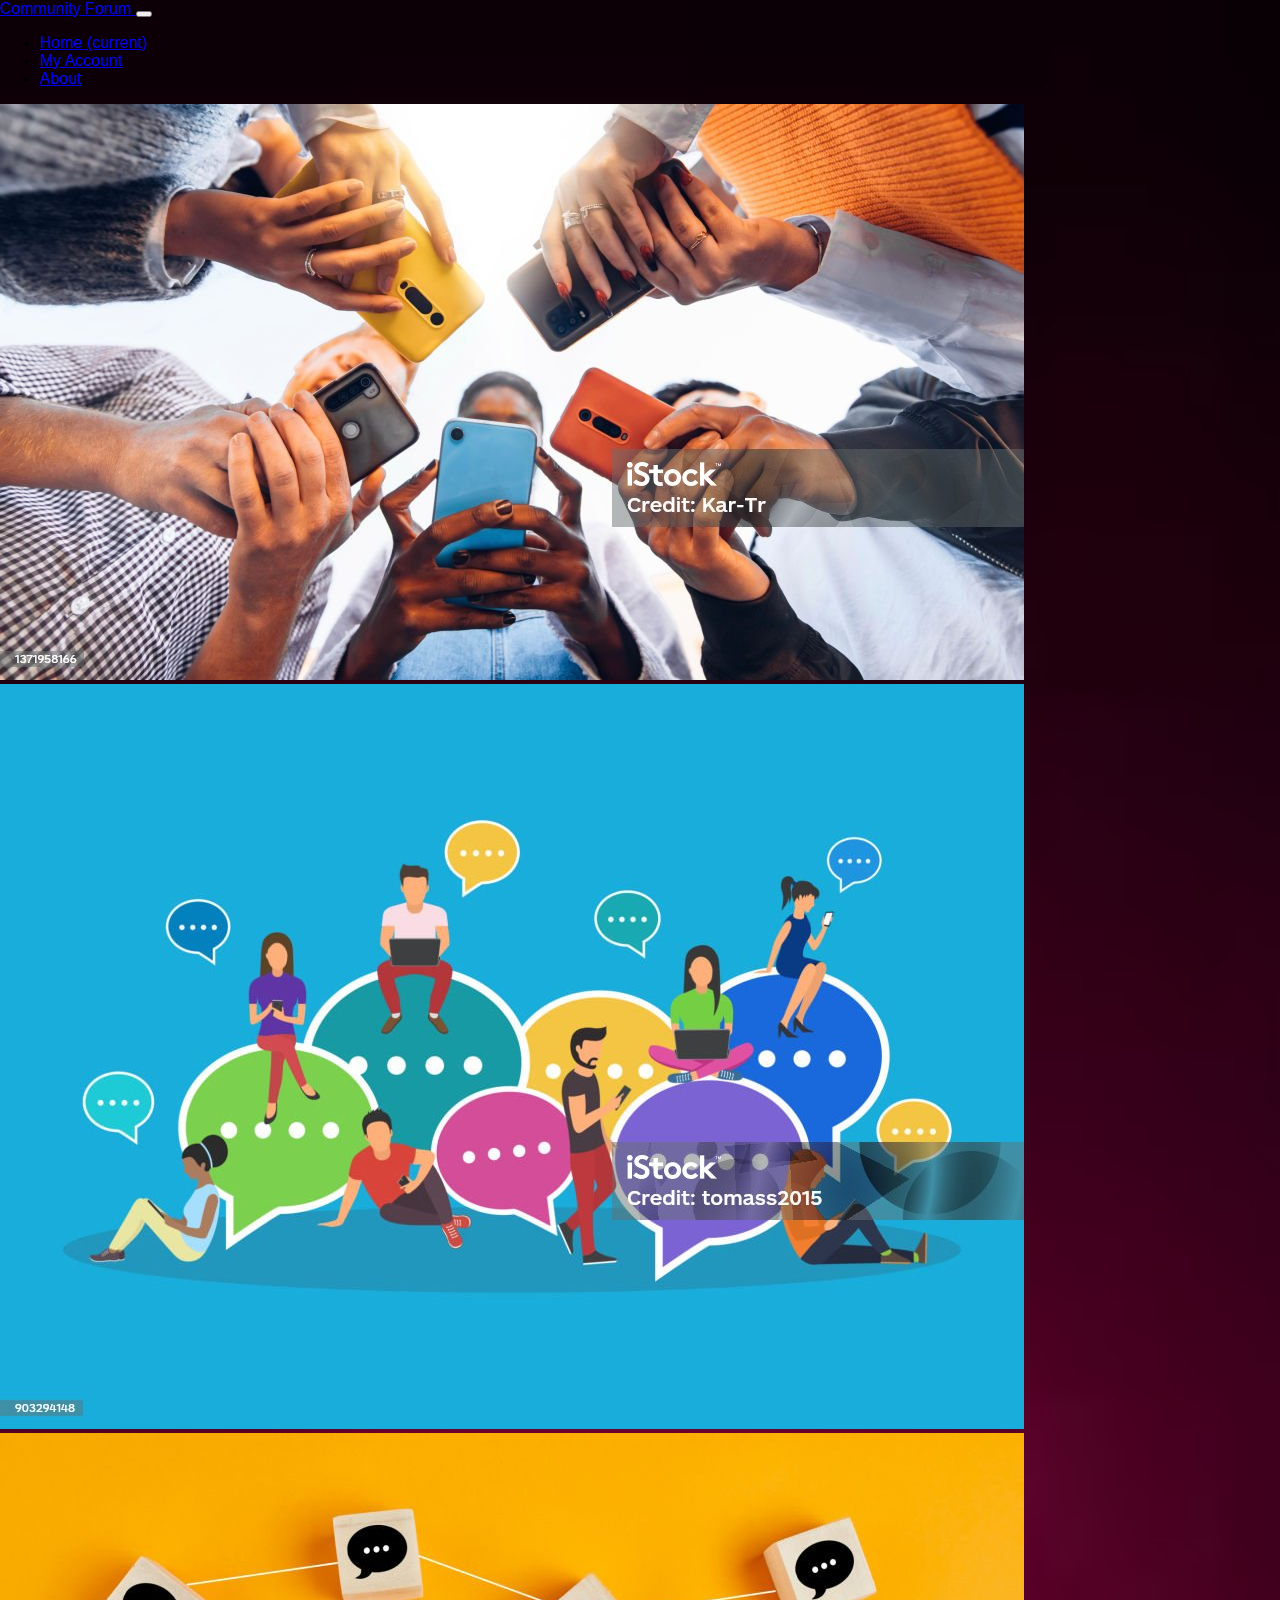
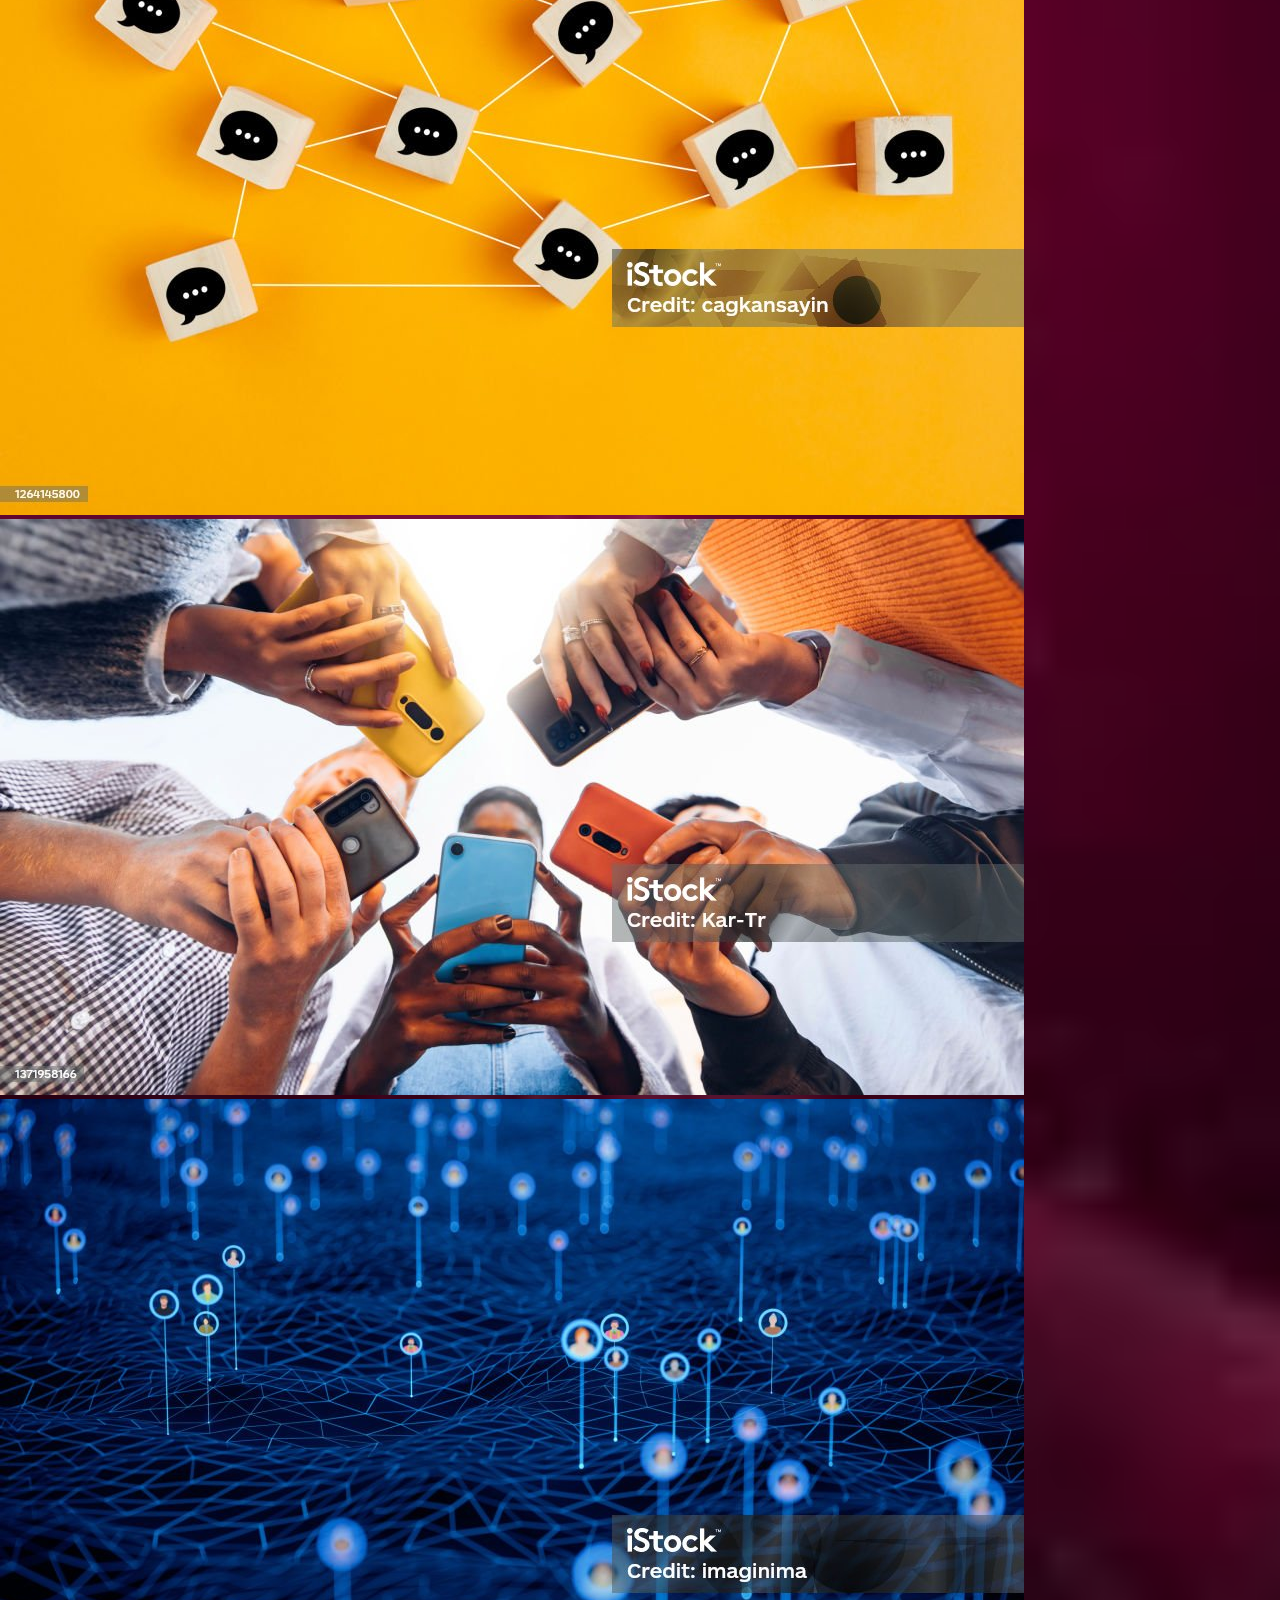
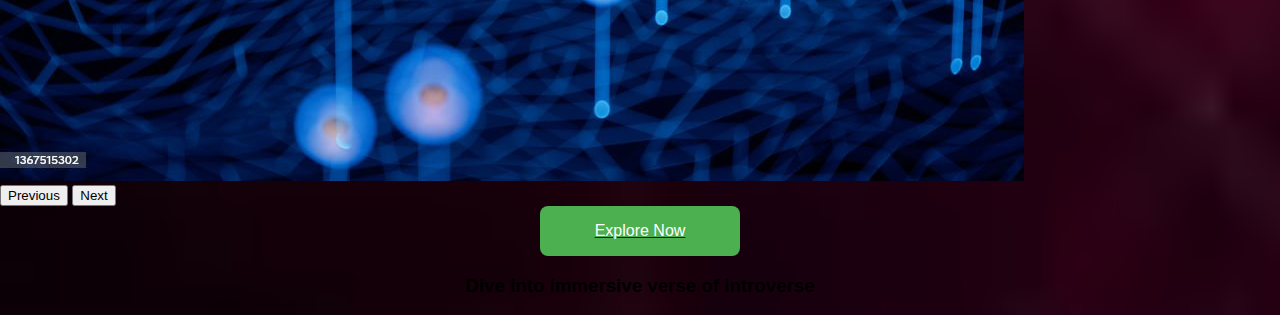
<file: thinkTankers/home.html>
<!DOCTYPE html>
<html lang="en">
<head>
    <meta charset="UTF-8">
    <meta name="viewport" content="width=device-width, initial-scale=1.0">
    <title>Introversh</title>
    <link rel="stylesheet" href="https://cdn.jsdelivr.net/npm/bootstrap@4.6.2/dist/css/bootstrap.min.css" integrity="sha384-xOolHFLEh07PJGoPkLv1IbcEPTNtaed2xpHsD9ESMhqIYd0nLMwNLD69Npy4HI+N" crossorigin="anonymous">
    <script src="https://cdn.jsdelivr.net/npm/jquery@3.5.1/dist/jquery.slim.min.js" integrity="sha384-DfXdz2htPH0lsSSs5nCTpuj/zy4C+OGpamoFVy38MVBnE+IbbVYUew+OrCXaRkfj" crossorigin="anonymous"></script>
<script src="https://cdn.jsdelivr.net/npm/bootstrap@4.6.2/dist/js/bootstrap.bundle.min.js" integrity="sha384-Fy6S3B9q64WdZWQUiU+q4/2Lc9npb8tCaSX9FK7E8HnRr0Jz8D6OP9dO5Vg3Q9ct" crossorigin="anonymous"></script>
    <style>
        body {
            background-image: url(h4.jpg); 
        background-size: cover; 
            font-family: Arial, sans-serif;
            margin: 0;
            padding: 0;
        }
        .centred-button{
display: block;
margin: 0 auto;
        }
        .styled-button {
    width: 200px; 
    height: 50px; 
    background-color: #4CAF50; 
    color: white; 
    border: none; 
    border-radius: 8px; 
    font-size: 16px;

.styled-button:hover {
    background-color: #45a049; /* Change the background color on hover */
}

        .header {
            background-color: #333;
            color: #fff;
            text-align: center;
            padding: 20px 0;
        }

        .content {
            padding: 20px;
        }

        .explore-button {
            text-align: center;
            margin-bottom: 20px;
        }

        .explore-button button {
            background-color: #4CAF50;
            color: white;
            padding: 10px 20px;
            border: none;
            border-radius: 4px;
            cursor: pointer;
        }

        .dropdown {
            position: fixed;
            top: 50%;
            left: 0;
            background-color: #333;
            padding: 10px 20px;
            transform: translateY(-50%);
            z-index: 999;
        }

        .dropdown button {
            background-color: transparent;
            color: #fff;
            border: none;
            cursor: pointer;
            font-size: 16px;
        }

        .dropdown-content {
            display: none;
            flex-direction: column;
            align-items: flex-start;
            margin-top: 10px;
        }

        .dropdown-content a {
            color: #fff;
            padding: 10px 0;
            text-decoration: none;
            display: block;
        }

        .dropdown-content a:hover {
            background-color: #444;
        }

        .dropdown:hover .dropdown-content {
            display: flex;
        }
    </style>
</head>
<body>
    <nav class="navbar navbar-expand-lg navbar-light bg-secondary">
        <a class="navbar-brand" href="community.html">Community Forum </a>
        <button class="navbar-toggler" type="button" data-toggle="collapse" data-target="#navbarSupportedContent" aria-controls="navbarSupportedContent" aria-expanded="false" aria-label="Toggle navigation">
          <span class="navbar-toggler-icon"></span>
        </button>
      
        <div class="collapse navbar-collapse" id="navbarSupportedContent">
          <ul class="navbar-nav mr-auto">
            <li class="nav-item active">
              <a class="nav-link" href="#">Home <span class="sr-only">(current)</span></a>
            </li>
            <li class="nav-item navbar-light bg-secondary">
              <a class="nav-link" href="index.html">My Account</a>
            </li>
           
            <li class="nav-item navbar-light bg-secondary">
                <a class="nav-link" href="about.html">About</a>
              </li>
            </li>
          </ul>
        </div>
      </nav>
      <div class="container">
        <div id="carouselExampleControls" class="carousel slide" data-ride="carousel">
            <div class="carousel-inner">
              <div class="carousel-item active">
                <img src="w1.jpg" class="d-block w-100" alt="...">
              </div>
              <div class="carousel-item">
                <img src="w2.jpg" class="d-block w-100" alt=".">
              </div>
              <div class="carousel-item">
                <img src="w3.jpg" class="d-block w-100" alt="...">
              </div>
              <div class="carousel-item">
                <img src="w4.jpg" class="d-block w-100" alt="...">
              </div>
              <div class="carousel-item">
                <img src="w5.jpg" class="d-block w-100" alt="...">
              </div>
            </div>
           <button class="carousel-control-prev" type="button" data-target="#carouselExampleControls" data-slide="prev">
              <span class="carousel-control-prev-icon" aria-hidden="true"></span>
              <span class="sr-only">Previous</span>
            </button>
            <button class="carousel-control-next" type="button" data-target="#carouselExampleControls" data-slide="next">
              <span class="carousel-control-next-icon" aria-hidden="true"></span>
              <span class="sr-only">Next</span>
            </button>
          </div>
        <div>
            <a href="community.html"><button type="button"  class="styled-button centred-button" style="text-align: centre;" >Explore Now</button></a>
        </div>
    
        <h3 style="text-align: center;">Dive into immersive verse of introverse</h3>
      </div>
</body>
</html>
</file>
<file: Team WebWhizzes/style.css>
@import url('https://fonts.googleapis.com/css2?family=Spartan:wght@100;200;300;400;500;600;700;800;900&display=swap');

* {
    padding: 0;
    margin: 0;
    box-sizing: border-box;
    font-family: "Spartan", sans-serif;
}

h1 {
    font-size: 50px;
    line-height: 64px;
    color: #222;
}

h2 {
    font-size: 46px;
    line-height: 54px;
    color: #222;
}

h4 {
    font-size: 20px;
    color: #222;
}

h6 {
    font-weight: 700;
    font-size: 12px;
}

p {
    font-size: 16px;
    color: #465b52;
    margin: 15px 0 20px 0;
}

.section-p1 {
    padding: 40px 80px;
}

.section-m1 {
    margin: 40px 0;
}

button.normal {
    font-size: 14px;
    font-weight: 600;
    padding: 15px 30px;
    color: #000;
    background-color: #fff;
    border-radius: 4px;
    cursor: pointer;
    border: none;
    outline: none;
    transition: 0.2s;
}

button.white {
    font-size: 13px;
    font-weight: 600;
    padding: 11px 18px;
    color: #fff;
    background-color: transparent;
    cursor: pointer;
    border: 1px solid #fff;
    outline: none;
    transition: 0.2s;
}

body {
    width: 100%;
}

/* Header */

#header {
    display: flex;
    align-items: center;
    justify-content: space-between;
    padding: 20px 80px;
    background-color: #E3E6F3;
    box-shadow: 0 5px 15px rgba(0, 0, 0, 0.06);
    z-index: 999;
    position: sticky;
    top: 0;
    left: 0;
}

#navbar {
    display: flex;
    align-items: center;
    justify-content: center;
}

#navbar li {
    list-style: none;
    padding: 0 20px;
    position: relative;
}

#navbar li a {
    text-decoration: none;
    font-size: 16px;
    font-weight: 600;
    color: #1a1a1a;
    transition: 0.3s ease;
}

#navbar li a:hover, #navbar li a.active {
    color: #088178;
}

#navbar li a.active::after, #navbar li a:hover::after {
    content: "";
    width: 30%;
    height: 2px;
    background-color: #088178;
    position: absolute;
    bottom: -4px;
    left: 20px;
}

#mobile {
    display: none;
    align-items: center;
}

#close {
    display: none;
}

/* Home Page */

#hero {
    background-image: url("images/hero4.png");
    height: 90vh;
    width: 100%;
    background-size: cover;
    background-position: top 25% right 0;
    padding: 0 80px;
    display: flex;
    flex-direction: column;
    align-items: flex-start;
    justify-content: center;
}

#hero h4 {
    padding-bottom: 15px;
}

#hero h1 {
    color: #088178;
}

#hero button {
    background-image: url("images/button.png");
    background-color: transparent;
    color: #088178;
    border: none;
    padding: 14px 80px 14px 65px;
    background-repeat: no-repeat;
    cursor: pointer;
    font-weight: 700;
    font-size: 15px;
}

#feature {
    display: flex;
    align-items: center;
    justify-content: space-between;
    flex-wrap: wrap;
}

#feature .feature-box {
    width: 170px;
    text-align: center;
    padding: 25px 15px;
    box-shadow: 20px 20px 34px rgba(0, 0, 0, 0.03);
    border: 1px solid #cce7d0;
    border-radius: 4px;
    margin: 15px 0;
}

#feature .feature-box:hover {
    box-shadow: 10px 10px 54px rgba(70, 62, 221, 0.1);
}

#feature .feature-box img {
    width: 100%;
    margin-bottom: 10px;
}

#feature .feature-box h6 {
    display: inline-block;
    padding: 9px 8px 6px 8px;
    line-height: 1;
    border-radius: 4px;
    color: #088178;
    background-color: #fddde4;
}

#feature .feature-box:nth-child(2) h6 {
    background-color: #cce7d0;
}

#feature .feature-box:nth-child(3) h6 {
    background-color: #d1e8f2;
}

#feature .feature-box:nth-child(4) h6 {
    background-color: #cdd4f8;
}

#feature .feature-box:nth-child(5) h6 {
    background-color: #f6f6f6;
}

#feature .feature-box:nth-child(6) h6 {
    background-color: #fff2e5;
}

#product1 {
    text-align: center;
}

#product1 .pro-container {
    display: flex;
    justify-content: space-between;
    flex-wrap: wrap;
    padding-top: 20px;
}

#product1 .pro {
    width: 23%;
    min-width: 250px;
    padding: 10px 12px;
    border: 1px solid #cce7d0;
    border-radius: 25px;
    cursor: pointer;
    box-shadow: 20px 20px 30px rgba(0, 0, 0, 0.02);
    margin: 15px 0;
    transition: 0.2s ease;
    position: relative;
}

#product1 .pro:hover {
    box-shadow: 20px 20px 30px rgba(0, 0, 0, 0.06);
}

#product1 .pro img {
    width: 100%;
    border-radius: 20px;
}

#product1 .pro .description {
    text-align: start;
    padding: 10px 0;
}

#product1 .pro .description span {
    color: #606063;
    font-size: 12px;
}

#product1 .pro .description h5 {
    padding-top: 7px;
    color: #1a1a1a;
    font-size: 14px;
}

#product1 .pro .description i {
    font-size: 12px;
    color: rgb(243, 181, 25);

}

#product1 .pro .description h4 {
    padding-top: 7px;
    font-size: 15px;
    font-weight: 700;
    color: #088178;
}

#product1 .pro .cart {
    width: 40px;
    height: 40px;
    line-height: 40px;
    border-radius: 50px;
    background-color: #e8f6ea;
    font-weight: 600;
    color: #088178;
    border: 1px solid #cce7d0;
    position: absolute;
    bottom: 20px;
    right: 10px;

}

#banner {
    display: flex;
    flex-direction: column;
    justify-content: center;
    align-items: center;
    text-align: center;
    background-image: url("images/banner/b2.jpg");
    width: 100%;
    height: 40vh;
    background-size: cover;
    background-position: center;
}

#banner h4 {
    color: #fff;
    font-size: 16px;
}

#banner h2 {
    color: #fff;
    font-size: 30px;
    padding: 10px 0;
}

#banner h2 span{
    color: #ef3636;
}

#banner button:hover {
    background-color: #088178;
    color: #fff;
}

#sm-banner {
    display: flex;
    justify-content: space-between;
    flex-wrap: wrap;
}

#sm-banner .banner-box {
    display: flex;
    flex-direction: column;
    justify-content: center;
    align-items: flex-start;
    background-image: url("images/banner/b17.jpg");
    min-width: 540px;
    height: 50vh;
    background-size: cover;
    background-position: center;
    padding: 30px;
}

#sm-banner .banner-box2 {
    background-image: url("images/banner/b10.jpg");
}

#sm-banner h4 {
    color: #fff;
    font-size: 20px;
    font-weight: 300;
}

#sm-banner h2 {
    color: #fff;
    font-size: 28px;
    font-weight: 800;
}

#sm-banner span {
    color: #fff;
    font-size: 14px;
    font-weight: 500;
    padding-bottom: 15px;
}

#sm-banner .banner-box:hover button{
    background-color: #088178;
    border: 1px solid #088178;
}

#text-banner {
    display: flex;
    justify-content: space-between;
    flex-wrap: wrap;
    padding: 0 80px;
}

#text-banner .banner-box {
    display: flex;
    flex-direction: column;
    justify-content: center;
    align-items: flex-start;
    background-image: url("images/banner/b7.jpg");
    min-width: 30%;
    height: 30vh;
    background-size: cover;
    background-position: center;
    padding: 20px;
    margin-bottom: 20px;
}

#text-banner .banner-box2 {
    background-image: url("images/banner/b4.jpg");
}

#text-banner .banner-box3 {
    background-image: url("images/banner/b18.jpg");
}

#text-banner h2 {
    color: #fff;
    font-size: 22px;
    font-weight: 900;
}

#text-banner h3 {
    color: #ec544e;
    font-size: 15px;
    font-weight: 800;
}

#newsletter {
    display: flex;
    justify-content: space-between;
    align-items: center;
    flex-wrap: wrap;
    background-image: url("images/banner/b14.png");
    background-repeat: no-repeat;
    background-position: 20% 30%;
    background-color: #041e42;
}

#newsletter h4 {
    font-size: 22px;
    font-weight: 700;
    color: #fff;
}

#newsletter p {
    font-size: 14px;
    font-weight: 600;
    color: #818ea0;
}

#newsletter p span {
    color: #ffbd27;
}

#newsletter .form {
    display: flex;
    width: 40%;
}

#newsletter input {
    height: 3.125rem;
    padding: 0 1.25em;
    font-size: 14px;
    width: 100%;
    border: 1px solid transparent;
    border-radius: 4px;
    outline: none;
    border-top-right-radius: 0;
    border-bottom-right-radius: 0;
}

#newsletter button {
    background-color: #088178;
    color: #fff;
    white-space: nowrap;
    border-top-left-radius: 0;
    border-bottom-left-radius: 0;
}

footer {
    display: flex;
    flex-wrap: wrap;
    justify-content: space-between;
}

footer .column {
    display: flex;
    flex-direction: column;
    align-items: flex-start;
    margin-bottom: 20px;
}

footer .logo {
    margin-bottom: 30px;
}

footer h4 {
    font-size: 14px;
    padding-bottom: 20px;
}

footer p {
    font-size: 13px;
    margin: 0 0 8px 0;
}

footer a {
    font-size: 13px;
    text-decoration: none;
    color: #222;
    margin-bottom: 10px;
}

footer .follow {
    margin-top: 20px;
}

footer .follow i {
    color: #465b52;
    padding-right: 4px;
    cursor: pointer;
}

footer .install .row img {
    border: 1px solid #088178;
    border-radius: 6px;
}

footer .install img {
    margin: 10px 0 15px 0;
}

footer .follow i:hover, footer a:hover {
    color: #088178;
}

/* Shop Page */

#page-header {
    background-image: url("images/banner/b1.jpg");
    width: 100%;
    height: 40vh;
    background-size: cover;
    display: flex;
    justify-content: center;
    text-align: center;
    flex-direction: column;
    padding: 14px;
}

#page-header h2, #page-header p {
    color: #fff;
}

#pagination {
    text-align: center;
}

#pagination a {
    text-decoration: none;
    background-color: #088178;
    padding: 15px 20px;
    border-radius: 4px;
    color: #fff;
    font-weight: 600;
}

/* Single Product */

#pro-details {
    display: flex;
    margin-top: 20px;
}

#pro-details .single-pro-image {
    width: 40%;
    margin-right: 50px;
}

.small-img-group {
    display: flex;
    justify-content: space-between;
}

.small-img-col {
    flex-basis: 24%;
    cursor: pointer;
}

#pro-details .single-pro-details {
    width: 50%;
    padding-top: 30px;
}

#pro-details .single-pro-details h4 {
    padding: 40px 0 20px 0;
}

#pro-details .single-pro-details h2 {
    font-size: 26px;
}

#pro-details .single-pro-details select {
    display: block;
    padding: 5px 10px;
    margin-bottom: 10px;
}

#pro-details .single-pro-details input {
    width: 50px;
    height: 47px;
    padding-left: 10px;
    font-size: 16px;
    margin-right: 10px;
}

#pro-details .single-pro-details input:focus {
    outline: none;
}

#pro-details .single-pro-details button {
    background-color: #088178;
    color: #fff;
}

#pro-details .single-pro-details span {
    line-height: 25px;
}

/* Blog Page */

#page-header.blog-header {
    background-image: url("images/banner/b19.jpg");
}

#blog {
    padding: 150px 150px 0 150px;
}

#blog .blog-box {
    display: flex;
    align-items: center;
    width: 100%;
    position: relative;
    padding-bottom: 90px;
}

#blog .blog-img {
    width: 50%;
    margin-right: 40px;
}

#blog img {
    width: 100%;
    height: 300px;
    object-fit: cover;
}

#blog .blog-details {
    width: 50%;
}

#blog .blog-details a {
    text-decoration: none;
    font-size: 11px;
    color: #000;
    font-weight: 700;
    position: relative;
    transition: 0.3s;
}

#blog .blog-details a::after {
    content: "";
    width: 50px;
    height: 2px;
    background-color: #000;
    position: absolute;
    top: 4px;
    right: -60px;
    transition: 0.3s;
}

#blog .blog-details a:hover {
    color: #088178;
}

#blog .blog-details a:hover::after {
    background-color: #088178;
}

#blog .blog-box h1 {
    position: absolute;
    top:-40px;
    left: 0;
    font-size: 70px;
    font-weight: 700;
    color: #c9cbce;
    z-index: -1;
}

/* About Page */

#page-header.about-header {
    background-image: url(images/about/banner.png);
}

#about-head {
    display: flex;
    align-items: center;
}

#about-head img {
    width: 50%;
    height: auto;
}

#about-head div {
    padding-left: 40px;
}

#about-app {
    text-align: center;
}

#about-app a {
    text-decoration: none;
    color: purple;
}

#about-app .video {
    width: 70%;
    height: 100%;
    margin: 30px auto 0 auto;
}

#about-app .video video {
    width: 100%;
    height: 100%;
    border-radius: 20px;
}

/* Contact Page */

#contact-details {
    display: flex;
    align-items: center;
    justify-content: space-between;
}

#contact-details .details {
    width: 40%;
}

#contact-details .details span, #form-details form span {
    font-size: 12px;
}

#contact-details .details h2, #form-details form h2 {
    font-size: 26px;
    line-height: 35px;
    padding: 20px 0;
}

#contact-details .details h3 {
    font-size: 16px;
    padding-bottom: 15px;
}

#contact-details .details li {
    list-style: none;
    display: flex;
    padding: 10px 0;
}

#contact-details .details li i {
    font-size: 14px;
    padding-right: 22px;
}

#contact-details .details li p {
    margin: 0;
    font-size: 14px;
}

#contact-details .map {
    width: 55%;
    height: 400px;
}

#contact-details .map iframe {
    width: 100%;
    height: 100%;
}

#form-details {
    display: flex;
    justify-content: space-between;
    margin: 30px;
    padding: 80px;
    border: 1px solid #e1e1e1;
}

#form-details form {
    width: 65%;
    display: flex;
    flex-direction: column;
    align-items: flex-start;
}

#form-details form input, #form-details form textarea {
    width: 100%;
    padding: 12px 15px;
    outline: none;
    margin-bottom: 20px;
    border: 1px solid #e1e1e1;
}

#form-details form button {
    background-color: #088178;
    color: #fff;
}

#form-details .people div {
    padding-bottom: 25px;
    display: flex;
    align-items: flex-start;
}

#form-details .people div img {
    width: 65px;
    height: 65px;
    object-fit: cover;
    margin-right: 15px;
}

#form-details .people div p {
    margin: 0;
    font-size: 13px;
    line-height: 25px;
}

#form-details .people div span {
    display: block;
    font-size: 16px;
    font-weight: 600;
    color: #000;
}

/* Cart Page */

#cart table {
    width: 100%;
    border-collapse: collapse;
    table-layout: fixed;
    white-space: nowrap;
}

#cart table img {
    width: 60px;
}

#cart tbody td:nth-child(2) {
    display: flex;
    align-items: center;
    text-align: end;
    padding-left: 20px;
}

#cart tbody td span {
    padding-left: 20px;
}

#cart table td:nth-child(1) {
    width: 100px;
    text-align: center;
}

#cart table td:nth-child(1) i {
    cursor: pointer;
}

#cart table td:nth-child(2) {
    width: 180px;
    text-align: center;
}

#cart table td:nth-child(3), #cart table td:nth-child(4), #cart table td:nth-child(5) {
    width: 150px;
    text-align: center;
}

#cart table td:nth-child(4) input {
    width: 70px;
    padding: 10px 5px 10px 15px;
}

#cart table thead {
    border: 1px solid #e2e9e1;
    border-left: none;
    border-right: none;
}

#cart table thead td {
    font-weight: 700;
    text-transform: uppercase;
    font-size: 13px;
    padding: 18px 0;
}

#cart table tbody tr td {
    padding-top: 15px;
}

#cart table tbody td {
    font-size: 13px;
}

#cart-add {
    display: flex;
    flex-wrap: wrap;
    justify-content: space-between;
}

#coupon {
    width: 50%;
    margin-bottom: 30px;
}

#coupon h3, #subtotal h3 {
    padding-bottom: 15px;
}

#coupon input {
    padding: 10px 20px;
    outline: none;
    width: 60%;
    margin-right: 10px;
    border: 1px solid #e2e9e1;
}

#coupon button, #subtotal button {
    background-color: #088178;
    color: #fff;
    padding: 12px 20px;
}

#subtotal {
    width: 50%;
    margin-bottom: 30px;
    border: 1px solid #e2e9e1;
    padding: 30px;
}

#subtotal table {
    border-collapse: collapse;
    width: 100%;
    margin-bottom: 20px;
}

#subtotal table td {
    width: 50%;
    border: 1px solid #e2e9e1;
    padding: 10px;
    font-size: 13px;
}

/* Media Queries */

@media (max-width: 799px) {
    .section-p1 {
        padding: 40px 40px;
    }

    #navbar {
        display: flex;
        flex-direction: column;
        align-items: flex-start;
        justify-content: flex-start;
        position: fixed;
        top: 0;
        right: -300px;
        height: 100vh;
        width: 300px;
        background-color: #E3E6F3;
        box-shadow: 0 40px 60px rgba(0, 0, 0, 0.1);
        padding: 80px 0 0 10px;
        transition: 0.3s;
    }

    #navbar.active {
        right: 0px;
    }

    #navbar li {
        margin-bottom: 25px;
    }

    #mobile {
        display: flex;
        align-items: center;
    }

    #mobile i {
        color: #1a1a1a;
        font-size: 24px;
        padding-left: 20px;
    }

    #close {
        display: initial;
        position: absolute;
        top: 30px;
        left: 30px;
        color: #222;
        font-size: 24px;
    }

    #lg-bag {
        display: none;
    }

    #hero {
        height: 70vh;
        padding: 0 80px;
        background-position: top 30% right 30%;
    }

    #feature {
        justify-content: center;
    }

    #feature .feature-box, #product1 .pro {
        margin: 15px;
    }

    #product1 .pro-container {
        justify-content: center;
    }

    #banner {
        height: 20vh;
    }

    #sm-banner .banner-box {
        min-width: 100%;
        height: 30vh;
    }

    #sm-banner .banner-box2 {
        margin-top: 20px;
    }

    #text-banner {
        padding: 0 40px;
    }

    #text-banner .banner-box {
        width: 28%;
    }

    #newsletter .form {
        width: 70%;
    }

    /* Contact Page */

    #form-details {
        padding: 40px;
    }

    #form-details form {
        width: 50%;
    }
}
</file>
<file: thinkTankers/styles.css>
.container {
    display: flex;
    flex-direction: column; /* Display children in a column */
    align-items: center;
    justify-content: center;
    height: 100vh;
}

.platform-title {
    text-align: center;
    font-size: 48px;
    color: #333; /* Dark text color */
    margin-bottom: 30px;
}

.login-container {
    background-color: rgba(255, 255, 255, 0.9); /* Semi-transparent white background */
    padding: 20px;
    border-radius: 10px;
    box-shadow: 0 0 20px rgba(0, 0, 0, 0.1); /* Light box-shadow */
    text-align: center;
}

.login-container h2 {
    font-size: 24px;
    color: #333; /* Dark text color */
}

.login-container input[type="email"],
.login-container input[type="password"] {
    width: 100%;
    padding: 10px;
    margin: 10px 0;
    border: 1px solid #ccc; /* Light gray border */
    border-radius: 5px;
    box-sizing: border-box;
}

.login-container button {
    width: 100%;
    padding: 10px;
    margin: 10px 0;
    background-color: #007bff; /* Blue button background */
    color: #fff; /* White button text color */
    border: none;
    border-radius: 5px;
    cursor: pointer;
    transition: background-color 0.3s;
}

.login-container button:hover {
    background-color: #0056b3; /* Darker blue button background on hover */
}

.extras {
    margin-top: 10px;
    color: #333; /* Dark text color */
}
</file>
<file: thinkTankers/about.css>
body {
    background-image: url(bk.jpg); 
    background-size: cover; 
    font-family: Arial, sans-serif;
    margin: 0;
    padding: 0;
}

header {
    background-color: #333;
    color: white;
    padding: 20px;
    text-align: center;
}

main {
    padding: 20px;
}

.intro-section {
    margin-bottom: 30px;
}

.gallery {
    text-align: center;
}

.image-grid {
    display: grid;
    grid-template-columns: repeat(4, 1fr);
    gap: 20px;
}

img {
    max-width: 100%;
    height: auto;
}
</file>
